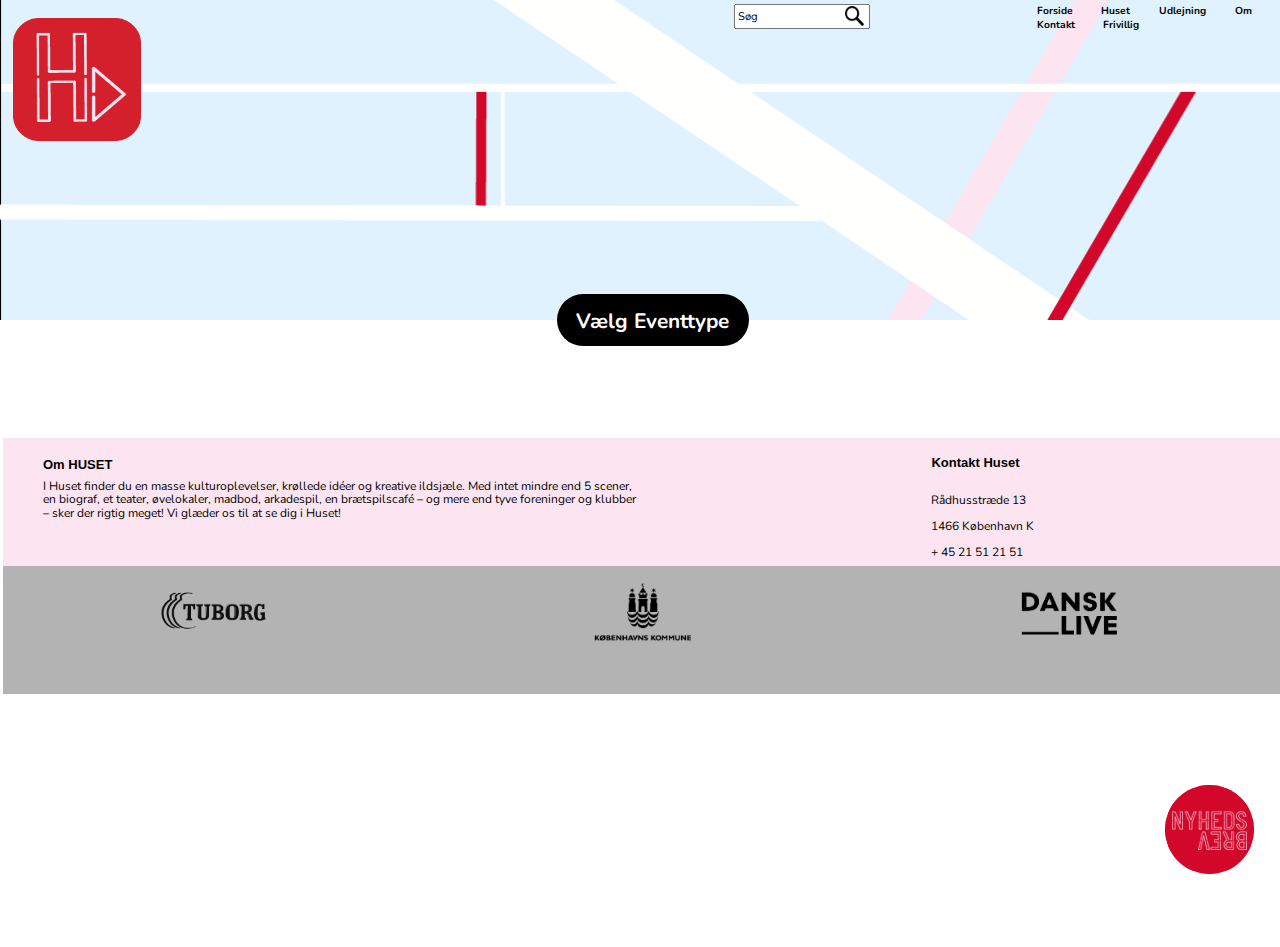
<file: index.html>
<!DOCTYPE html>
<html lang="da">

<head>

	<meta charset="utf-8">
	<meta name="viewport" content="width=device-width, initial-scale=1.0">
	<title>Gruppe 6 code</title>
	<link rel="stylesheet" href="style.css">
	<link href="https://fonts.googleapis.com/css?family=Nunito" rel="stylesheet">

</head>

<body>
	<img src="splash-02.png" alt="banner" id="banner_img">
	<a href="index.html"><img src="logo_endeligt.png" alt="logo" id="logo_frontsite"></a>

	<div id="sideNavigation" class="sidenav">
		<a href="#" onclick="closeNav()"> <img src="pil.png" alt="pil" class="pil_img pilHoejre"></a>
		<a href="index.html">Forside</a>
		<a href="etager.html">Huset</a>
		<a href="udlejning.html">Udlejning</a>
		<a href="om.html">Om</a>
		<a href="kontakt.html">Kontakt</a>
		<a href="frivillig.html">Frivillig</a>

	</div>

	<div id="navigation" class="navi">
		<img src="search.png" alt="loop" id="searchIcon">
		<input type="text" id="searchBar" value="Søg">

		<a href="index.html">Forside</a>
		<a href="etager.html">Huset</a>
		<a href="udlejning.html">Udlejning</a>
		<a href="om.html">Om</a>
		<a href="kontakt.html">Kontakt</a>
		<a href="frivillig.html">Frivillig</a>

	</div>

	<nav class="topnav">
		<a href="#" onclick="openNav()">
            <img src="pil.png" alt="pil" class="pil_img" class="pilVenstre">
        </a>
	</nav>



	<div id="main">
		<div id="sort_button">
			<a href="#" onclick="visModal()">
				<p style="text-decoration:none">Vælg Eventtype</p>
			</a>

		</div>
		<div id="modal_vindue">
			<div id="menuVindue">
				<div class="modal_knap">
					<img src="alle-01.png" alt="sorterings knap1" data-eventType="alle" class="sort_item">
					<p>Alle</p>
				</div>
				<div class="modal_knap">
					<img src="filmrulle_Artboard200px.png" alt="sorterings knap2" data-eventType="Film" class="sort_item" id="">
					<p>Film</p>
				</div>
				<div class="modal_knap">
					<img src="hoejtaler_Artboard200px.png" alt="sorterings knap3" data-eventType="Musik" class="sort_item">
					<p>Musik</p>
				</div>
				<div class="modal_knap">
					<img src="ord_Artboard200px.png" alt="sorterings knap4" data-eventType="Ord" class="sort_item">
					<p>Ord</p>
				</div>
				<div class="modal_knap">
					<img src="scenekunst_Artboard200px.png" alt="sorterings knap5" data-eventType="Scenekunst" class="sort_item">
					<p>Scenekunst</p>
				</div>
				<div class="modal_knap">
					<img src="andet_Artboard200px.png" alt="sorterings knap6" data-eventType="Andet" class="sort_item">
					<p>Andet</p>
				</div>
			</div>

		</div>
		<div id="indholdsArea">
			<!--Templaten skal være her	-->
			<section class="container">


			</section>
			<template data-template>
                <article class="postListview">


                    <img data-img id="template_img">
                    <div id="template_container">
                        <h2 data-title id="template_tittel"></h2>
                        <p data-title-to id="template_tittel_2"></p>
                        <p data-text id="template_desc"></p>
                        <p data-dato id="template_dato"></p>
                        <p data-tid id="template_tid"></p>
                        <p data-sted id="template_sted"></p>
                        <p data-genre id="template_genre"></p>
                        <span id="prisfarve">Pris:</span>
                        <p data-pris id="template_pris"></p>
                    </div>

                </article>


            </template>
		</div>
	</div>
	<div id="nyhedsbrev">
		<a href="#" onclick="visForm()"><img src="nyhedsbrev_endeligt.png" alt="" id="nyhedsbrevImg"></a>

		<div id="nyhedsbrevForm" class="toggleNyhedsbrev2">
			<p id="nyhedsTxt">Følg med i Huset!</p>
			<input type="email" id="nyhedsArea" value="Skriv din Email her:">
			<input type="submit" id="nyhedsSubmit" value="Tilmeld">

		</div>

	</div>
	<div id="footer">

		<div id="footerTxt">
			<div class="text1">

				<ul>
					<p><b>Om HUSET</b></p>
					<p>I Huset finder du en masse kulturoplevelser, krøllede idéer og kreative ildsjæle. Med intet mindre end 5 scener, en biograf, et teater, øvelokaler, madbod, arkadespil, en brætspilscafé – og mere end tyve foreninger og klubber – sker der rigtig meget! Vi glæder os til at se dig i Huset!</p>
				</ul>
			</div>
			<div class="text2">

				<ul>
					<p><b>Kontakt Huset</b></p>
					<p>Rådhusstræde 13</p>
					<p>1466 København K</p>
					<p>+ 45 21 51 21 51</p>
					<p>info@huset-kbh.dk</p>
				</ul>
			</div>

		</div>

		<div id="footerLogo">

			<div class="footerLogo_logo"><img src="tuborg.png" alt="logo1" class="sponsor"></div>
			<div class="footerLogo_logo"><img src="k%C3%B8-01.png" alt="logo1" class="sponsor"></div>
			<div class="footerLogo_logo"><img src="
                dansklive-01.png" alt="logo1" class="sponsor"></div>

		</div>

	</div>

	<script src="javascript.js"></script>

</body>

</html>
</file>
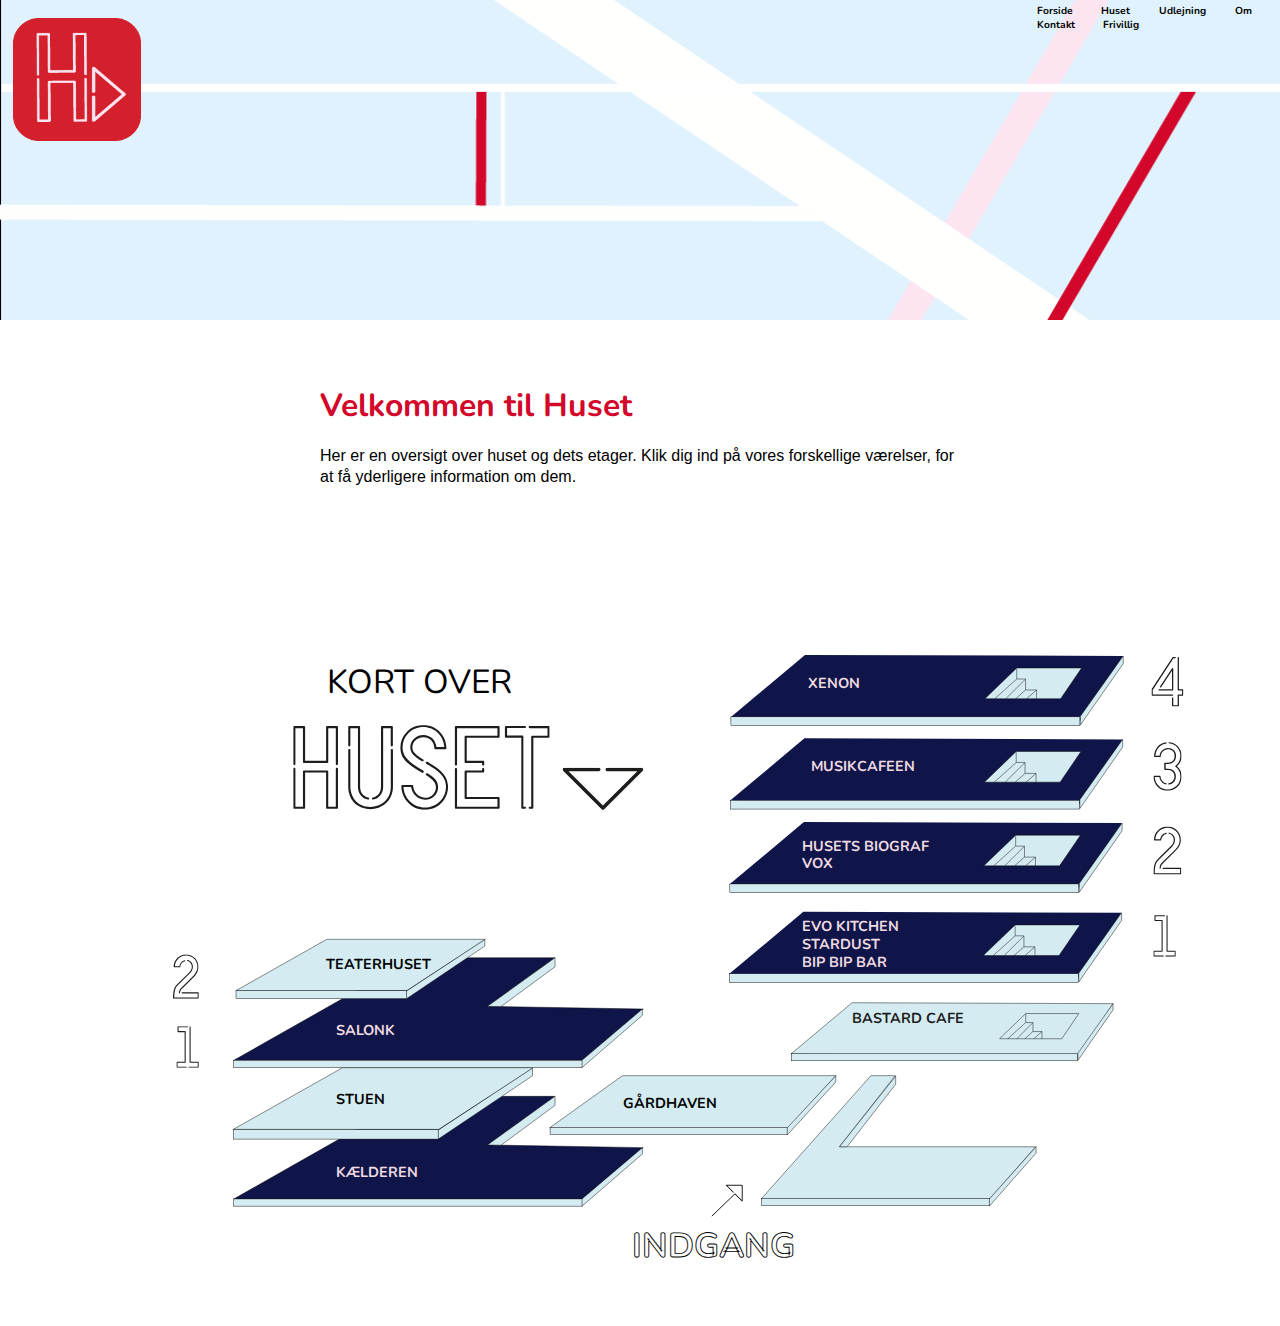
<file: etager.html>
<!DOCTYPE html>
<html lang="da">
<link href="https://fonts.googleapis.com/css?family=Nunito" rel="stylesheet">

<head>

    <meta charset="utf-8">
    <meta name="viewport" content="width=device-width, initial-scale=1.0">
    <title>Gruppe 6 code</title>
    <link rel="stylesheet" href="style.css">
</head>

<body>

    <header>
        <img src="splash-02.png" alt="banner" id="banner_img">
        <a href="index.html"><img src="logo_endeligt.png" alt="logo" id="logo_frontsite"></a>

        <div id="sideNavigation" class="sidenav">
            <a href="#" onclick="closeNav()"> <img src="pil.png" alt="pil" class="pil_img pilHoejre"></a>
            <a href="index.html">Forside</a>
            <a href="etager.html">Huset</a>
            <a href="udlejning.html">Udlejning</a>
            <a href="om.html">Om</a>
            <a href="kontakt.html">Kontakt</a>
            <a href="frivillig.html">Frivillig</a>

        </div>
        <nav class="topnav">
            <a href="#" onclick="openNav()">
                <img src="pil.png" alt="pil" class="pil_img" class="pilVenstre">
            </a>
        </nav>

        <div id="navigation" class="navi">

            <a href="index.html">Forside</a>
            <a href="etager.html">Huset</a>
            <a href="udlejning.html">Udlejning</a>
            <a href="om.html">Om</a>
            <a href="kontakt.html">Kontakt</a>
            <a href="frivillig.html">Frivillig</a>
        </div>

    </header>
    <div class="container_body">
        <h2>Velkommen til Huset</h2>

        <p>Her er en oversigt over huset og dets etager. Klik dig ind på vores forskellige værelser, for at få yderligere information om dem.</p>

    </div>
    <div id="house"></div>


    <script type="text/javascript" src="svgtest.js"></script>



</body>

</html>
</file>
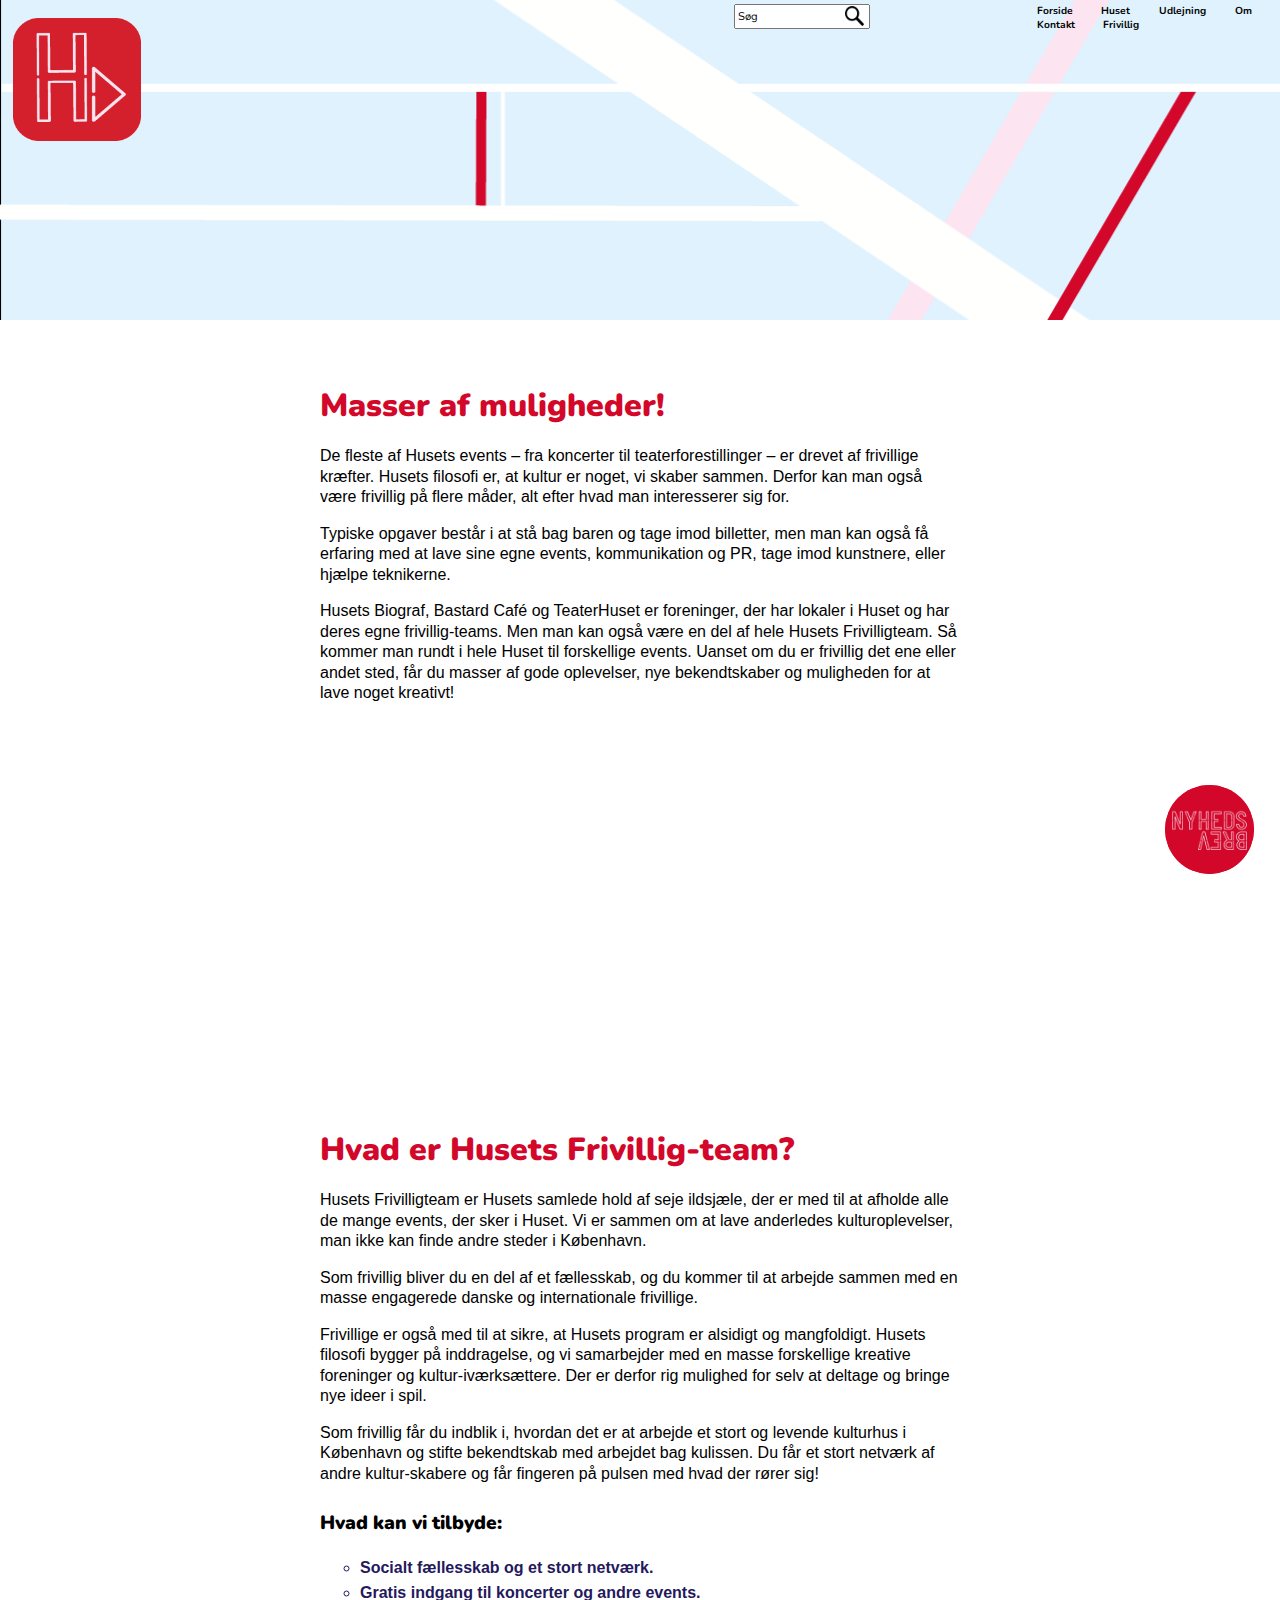
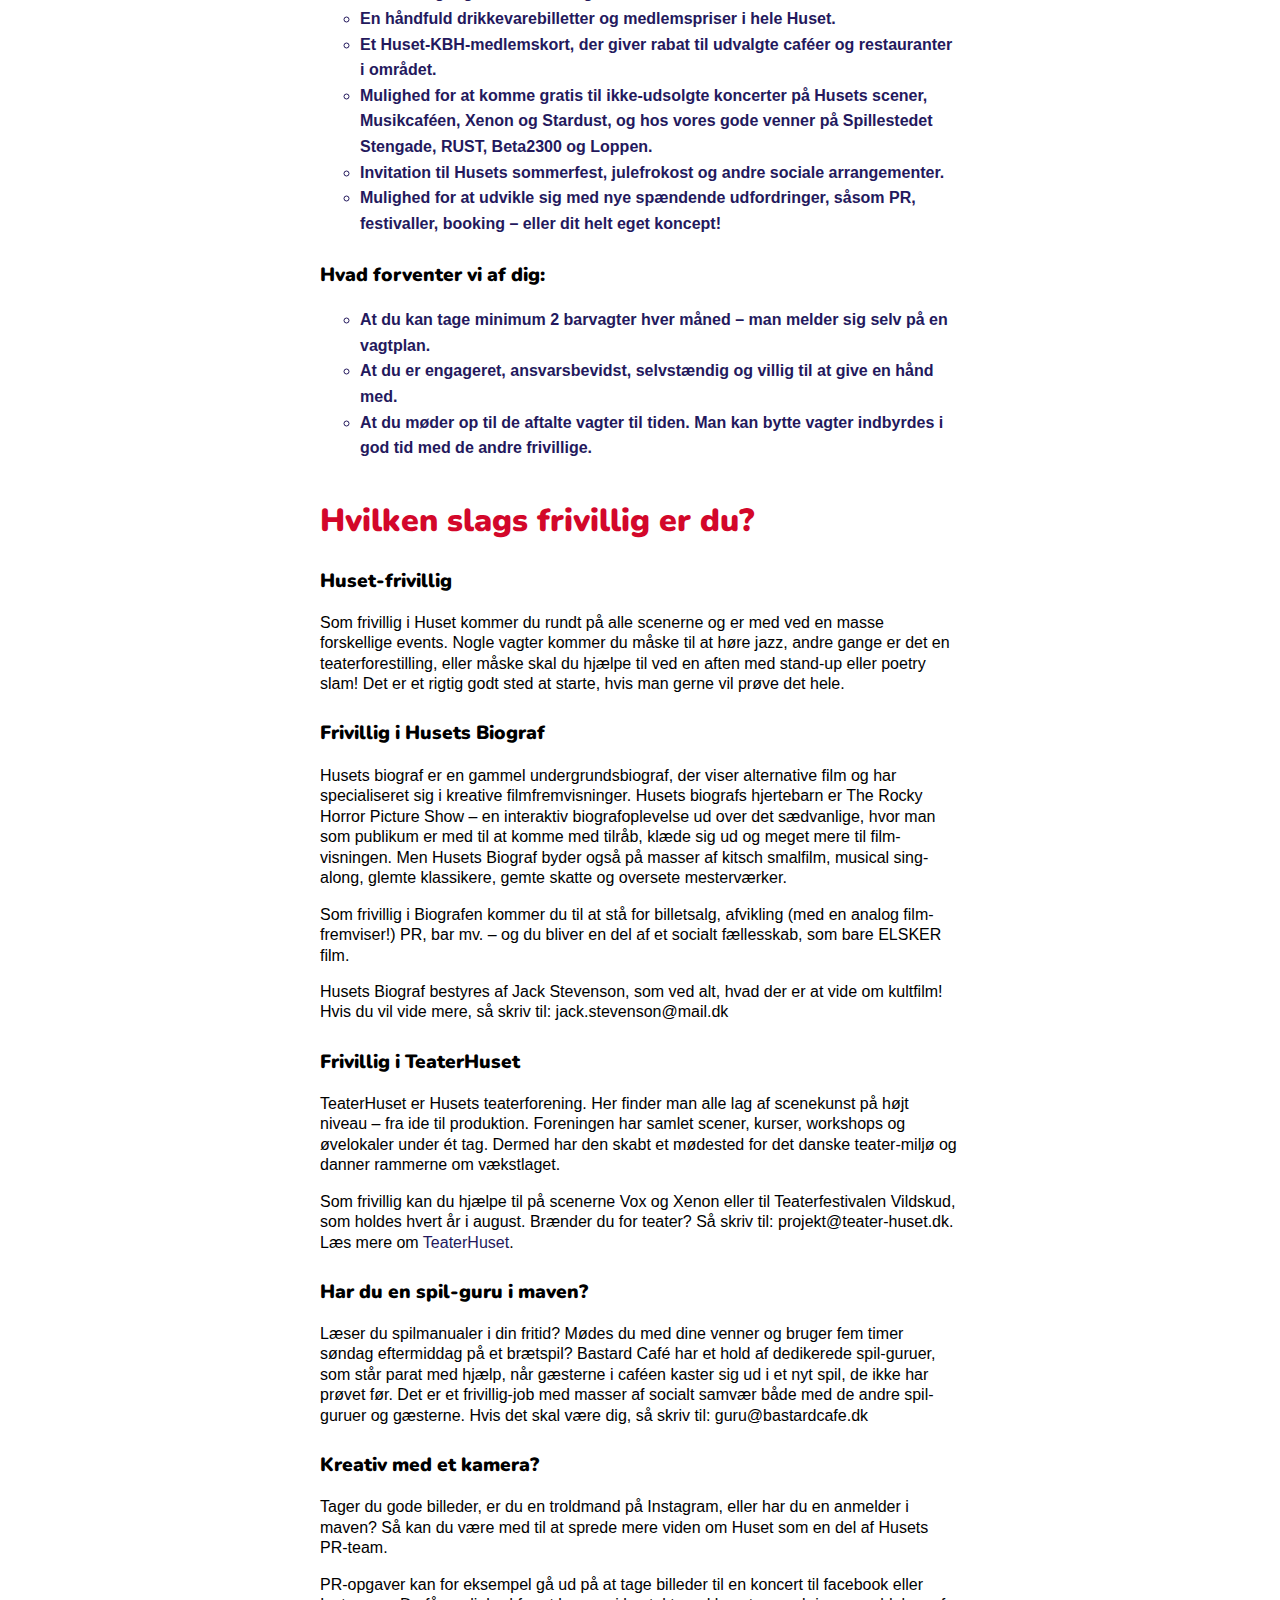
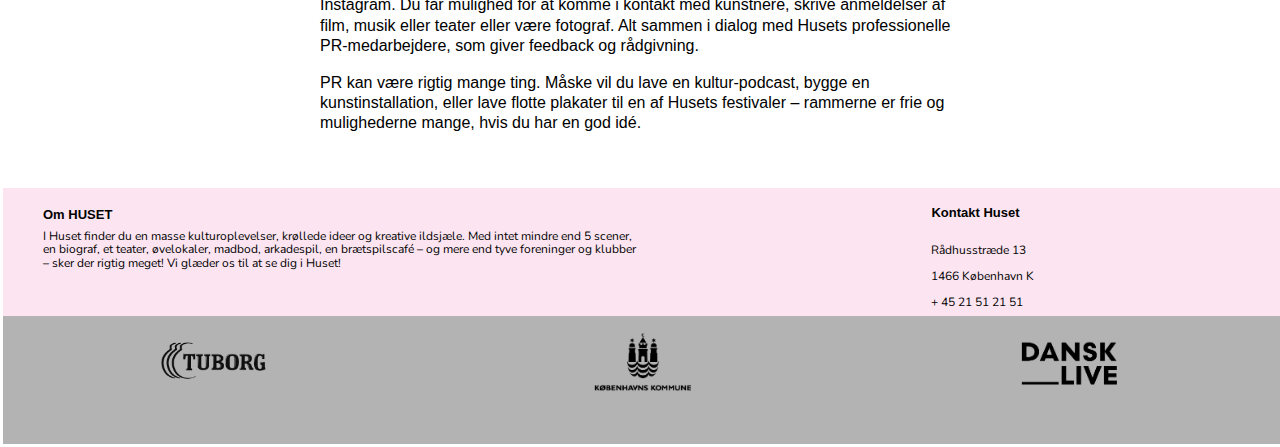
<file: frivillig.html>
<!DOCTYPE html>
<html lang="da">

<head>

	<meta charset="utf-8">
	<meta name="viewport" content="width=device-width, initial-scale=1.0">
	<title>Gruppe 6 code</title>
	<link rel="stylesheet" href="style.css">
	<link href="https://fonts.googleapis.com/css?family=Nunito" rel="stylesheet">

</head>

<body>

	<img src="splash-02.png" alt="banner" id="banner_img">
	<a href="index.html"><img src="logo_endeligt.png" alt="logo" id="logo_frontsite"></a>

	<div id="sideNavigation" class="sidenav">
		<a href="#" onclick="closeNav()"> <img src="pil.png" alt="pil" class="pil_img pilHoejre"></a>
		<a href="index.html">Forside</a>
		<a href="etager.html">Huset</a>
		<a href="udlejning.html">Udlejning</a>
		<a href="om.html">Om</a>
		<a href="kontakt.html">Kontakt</a>
		<a href="frivillig.html">Frivillig</a>

	</div>

	<div id="navigation" class="navi">
		<img src="search.png" alt="loop" id="searchIcon">
		<input type="text" id="searchBar" value="Søg">

		<a href="index.html">Forside</a>
		<a href="etager.html">Huset</a>
		<a href="udlejning.html">Udlejning</a>
		<a href="om.html">Om</a>
		<a href="kontakt.html">Kontakt</a>
		<a href="frivillig.html">Frivillig</a>

	</div>

	<nav class="topnav">
		<a href="#" onclick="openNav()">
            <img src="pil.png" alt="pil" class="pil_img" class="pilVenstre">
        </a>
	</nav>

	<div class="container_body">


		<h2><b>Masser af muligheder!</b></h2>

		<p>De fleste af Husets events – fra koncerter til teaterforestillinger – er drevet af frivillige kræfter. Husets filosofi er, at kultur er noget, vi skaber sammen. Derfor kan man også være frivillig på flere måder, alt efter hvad man interesserer sig for.</p>

		<p>Typiske opgaver består i at stå bag baren og tage imod billetter, men man kan også få erfaring med at lave sine egne events, kommunikation og PR, tage imod kunstnere, eller hjælpe teknikerne.</p>

		<p>Husets Biograf, Bastard Café og TeaterHuset er foreninger, der har lokaler i Huset og har deres egne frivillig-teams. Men man kan også være en del af hele Husets Frivilligteam. Så kommer man rundt i hele Huset til forskellige events. Uanset om du er frivillig det ene eller andet sted, får du masser af gode oplevelser, nye bekendtskaber og muligheden for at lave noget kreativt!</p>

		<iframe width="560" height="315" src="https://www.youtube.com/embed/3SpoVyj0RRI" frameborder="0" allow="accelerometer; autoplay; encrypted-media; gyroscope; picture-in-picture" allowfullscreen></iframe>

		<h2><b>Hvad er Husets Frivillig-team?</b></h2>
		<p>Husets Frivilligteam er Husets samlede hold af seje ildsjæle, der er med til at afholde alle de mange events, der sker i Huset. Vi er sammen om at lave anderledes kulturoplevelser, man ikke kan finde andre steder i København.</p>

		<p>Som frivillig bliver du en del af et fællesskab, og du kommer til at arbejde sammen med en masse engagerede danske og internationale frivillige.</p>

		<p>Frivillige er også med til at sikre, at Husets program er alsidigt og mangfoldigt. Husets filosofi bygger på inddragelse, og vi samarbejder med en masse forskellige kreative foreninger og kultur-iværksættere. Der er derfor rig mulighed for selv at deltage og bringe nye ideer i spil.</p>

		<p>Som frivillig får du indblik i, hvordan det er at arbejde et stort og levende kulturhus i København og stifte bekendtskab med arbejdet bag kulissen. Du får et stort netværk af andre kultur-skabere og får fingeren på pulsen med hvad der rører sig!</p>

		<h3><b>Hvad kan vi tilbyde:</b></h3>
		<ul>
			<li>Socialt fællesskab og et stort netværk.</li>
			<li>Gratis indgang til koncerter og andre events.</li>
			<li>En håndfuld drikkevarebilletter og medlemspriser i hele Huset.</li>
			<li>Et Huset-KBH-medlemskort, der giver rabat til udvalgte caféer og restauranter i området.</li>
			<li>Mulighed for at komme gratis til ikke-udsolgte koncerter på Husets scener, Musikcaféen, Xenon og Stardust, og hos vores gode venner på Spillestedet Stengade, RUST, Beta2300 og Loppen.</li>
			<li>Invitation til Husets sommerfest, julefrokost og andre sociale arrangementer.</li>
			<li>Mulighed for at udvikle sig med nye spændende udfordringer, såsom PR, festivaller, booking – eller dit helt eget koncept!</li>
		</ul>
		<h3><b>Hvad forventer vi af dig:</b></h3>
		<ul>
			<li>At du kan tage minimum 2 barvagter hver måned – man melder sig selv på en vagtplan.</li>
			<li>At du er engageret, ansvarsbevidst, selvstændig og villig til at give en hånd med.</li>
			<li>At du møder op til de aftalte vagter til tiden. Man kan bytte vagter indbyrdes i god tid med de andre frivillige.</li>
		</ul>

		<h2><b>Hvilken slags frivillig er du?</b></h2>

		<h3><b>Huset-frivillig</b></h3>
		<p>Som frivillig i Huset kommer du rundt på alle scenerne og er med ved en masse forskellige events. Nogle vagter kommer du måske til at høre jazz, andre gange er det en teaterforestilling, eller måske skal du hjælpe til ved en aften med stand-up eller poetry slam! Det er et rigtig godt sted at starte, hvis man gerne vil prøve det hele.</p>


		<h3><b>Frivillig i Husets Biograf</b></h3>
		<p>Husets biograf er en gammel undergrundsbiograf, der viser alternative film og har specialiseret sig i kreative filmfremvisninger. Husets biografs hjertebarn er The Rocky Horror Picture Show – en interaktiv biografoplevelse ud over det sædvanlige, hvor man som publikum er med til at komme med tilråb, klæde sig ud og meget mere til film-visningen. Men Husets Biograf byder også på masser af kitsch smalfilm, musical sing-along, glemte klassikere, gemte skatte og oversete mesterværker.</p>

		<p>Som frivillig i Biografen kommer du til at stå for billetsalg, afvikling (med en analog film-fremviser!) PR, bar mv. – og du bliver en del af et socialt fællesskab, som bare ELSKER film.</p>

		<p>Husets Biograf bestyres af Jack Stevenson, som ved alt, hvad der er at vide om kultfilm! Hvis du vil vide mere, så skriv til: jack.stevenson@mail.dk </p>


		<h3><b>Frivillig i TeaterHuset</b></h3>
		<p>TeaterHuset er Husets teaterforening. Her finder man alle lag af scenekunst på højt niveau – fra ide til produktion. Foreningen har samlet scener, kurser, workshops og øvelokaler under ét tag. Dermed har den skabt et mødested for det danske teater-miljø og danner rammerne om vækstlaget. </p>

		<p>Som frivillig kan du hjælpe til på scenerne Vox og Xenon eller til Teaterfestivalen Vildskud, som holdes hvert år i august. Brænder du for teater? Så skriv til: projekt@teater-huset.dk. Læs mere om <a href="https://www.facebook.com/teaterhuset/">TeaterHuset</a>. </p>


		<h3><b>Har du en spil-guru i maven? </b></h3>
		<p>Læser du spilmanualer i din fritid? Mødes du med dine venner og bruger fem timer søndag eftermiddag på et brætspil? Bastard Café har et hold af dedikerede spil-guruer, som står parat med hjælp, når gæsterne i caféen kaster sig ud i et nyt spil, de ikke har prøvet før. Det er et frivillig-job med masser af socialt samvær både med de andre spil-guruer og gæsterne. Hvis det skal være dig, så skriv til: guru@bastardcafe.dk </p>


		<h3><b>Kreativ med et kamera?  </b></h3>
		<p>Tager du gode billeder, er du en troldmand på Instagram, eller har du en anmelder i maven? Så kan du være med til at sprede mere viden om Huset som en del af Husets PR-team.</p>

		<p>PR-opgaver kan for eksempel gå ud på at tage billeder til en koncert til facebook eller Instagram. Du får mulighed for at komme i kontakt med kunstnere, skrive anmeldelser af film, musik eller teater eller være fotograf. Alt sammen i dialog med Husets professionelle PR-medarbejdere, som giver feedback og rådgivning. </p>

		<p>PR kan være rigtig mange ting. Måske vil du lave en kultur-podcast, bygge en kunstinstallation, eller lave flotte plakater til en af Husets festivaler – rammerne er frie og mulighederne mange, hvis du har en god idé.</p>



		<script src="javascript.js"></script>

	</div>

	<div id="nyhedsbrev">
		<a href="#" onclick="visForm()"><img src="nyhedsbrev_endeligt.png" alt="" id="nyhedsbrevImg"></a>

		<div id="nyhedsbrevForm" class="toggleNyhedsbrev2">
			<p id="nyhedsTxt">Følg med i Huset!</p>
			<input type="email" id="nyhedsArea" value="Skriv din Email her:">
			<input type="submit" id="nyhedsSubmit" value="Tilmeld">

		</div>

	</div>
	<div id="footer">

		<div id="footerTxt">
			<div class="text1">

				<ul>
					<p><b>Om HUSET</b></p>
					<p>I Huset finder du en masse kulturoplevelser, krøllede ideer og kreative ildsjæle. Med intet mindre end 5 scener, en biograf, et teater, øvelokaler, madbod, arkadespil, en brætspilscafé – og mere end tyve foreninger og klubber – sker der rigtig meget! Vi glæder os til at se dig i Huset!</p>
				</ul>
			</div>
			<div class="text2">

				<ul>
					<p><b>Kontakt Huset</b></p>
					<p>Rådhusstræde 13</p>
					<p>1466 København K</p>
					<p>+ 45 21 51 21 51</p>
					<p>info@huset-kbh.dk</p>
				</ul>
			</div>

		</div>

		<div id="footerLogo">


			<div class="footerLogo_logo"><img src="tuborg.png" alt="logo1" class="sponsor"></div>
			<div class="footerLogo_logo"><img src="k%C3%B8-01.png" alt="logo1" class="sponsor"></div>
			<div class="footerLogo_logo"><img src="
                dansklive-01.png" alt="logo1" class="sponsor"></div>

		</div>

	</div>

</body>

</html>
</file>
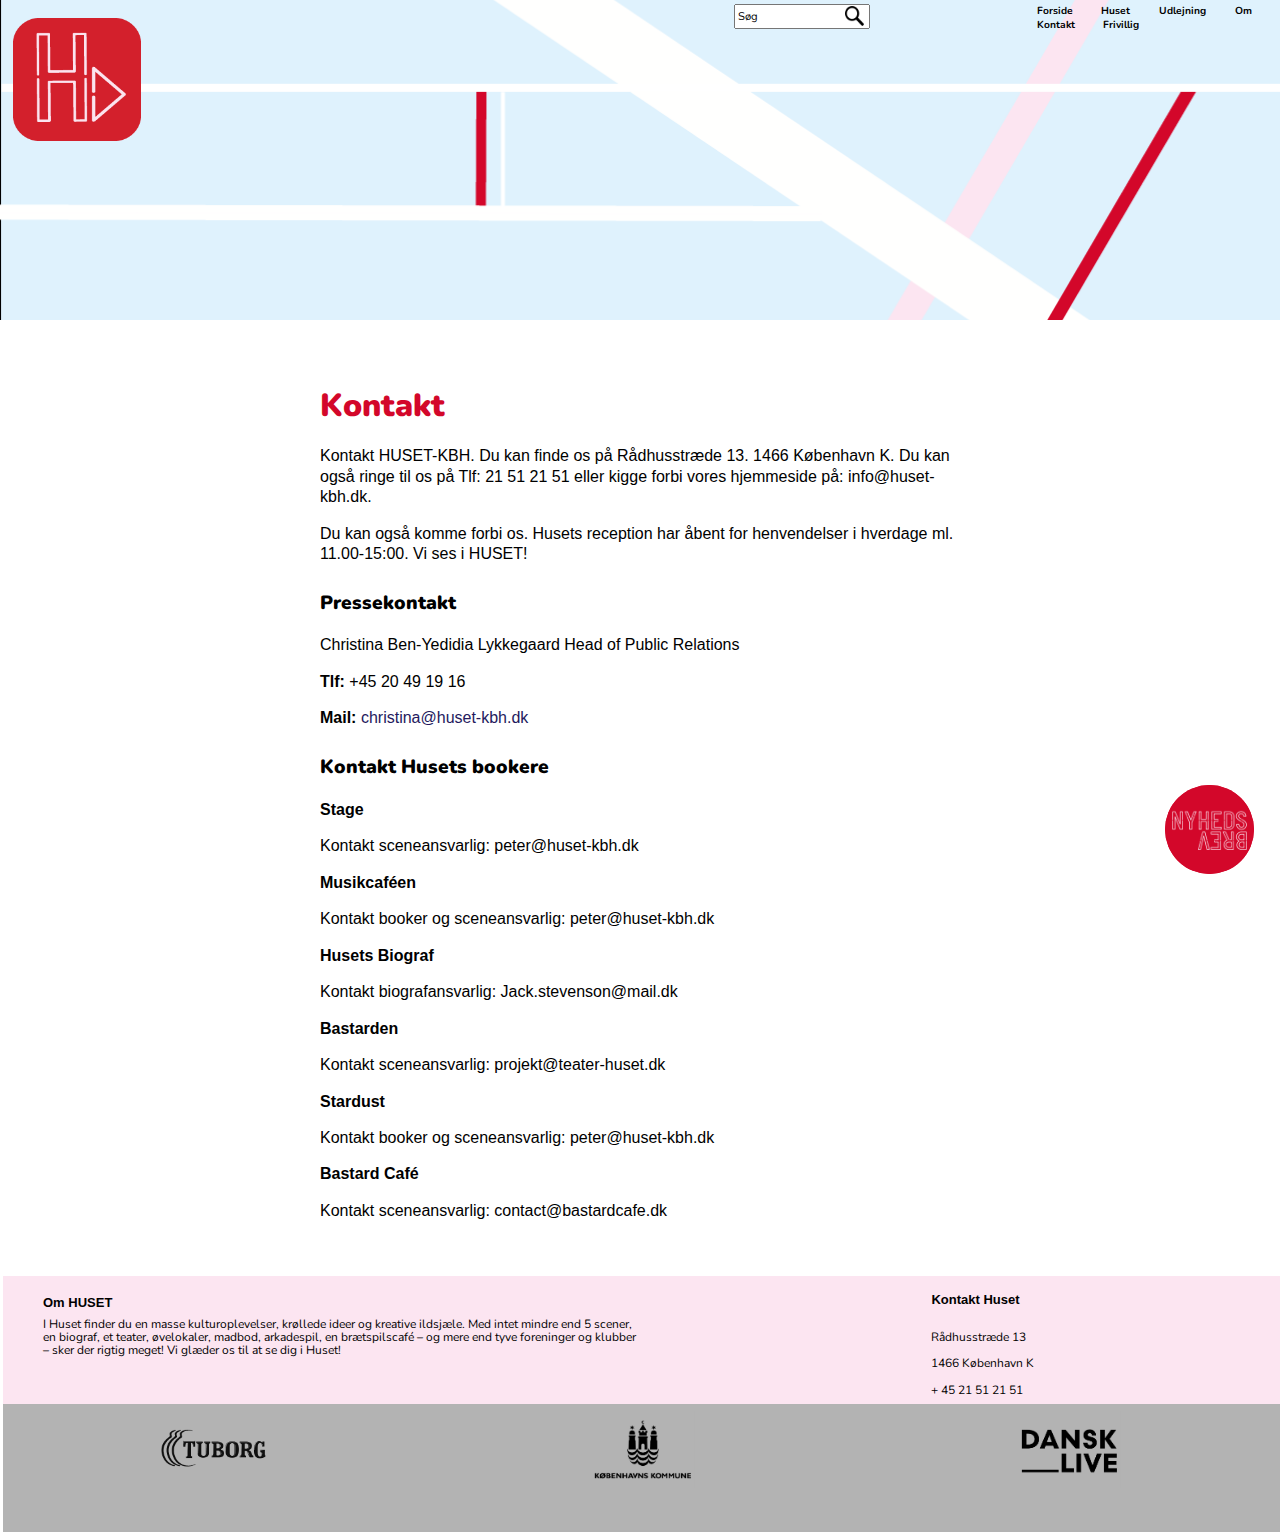
<file: kontakt.html>
<!DOCTYPE html>
<html lang="da">

<head>

	<meta charset="utf-8">
	<meta name="viewport" content="width=device-width, initial-scale=1.0">
	<title>Gruppe 6 code</title>
	<link rel="stylesheet" href="style.css">
	<link href="https://fonts.googleapis.com/css?family=Nunito" rel="stylesheet">

</head>

<body>

	<img src="splash-02.png" alt="banner" id="banner_img">
	<a href="index.html"><img src="logo_endeligt.png" alt="logo" id="logo_frontsite"></a>

	<div id="sideNavigation" class="sidenav">
		<a href="#" onclick="closeNav()"> <img src="pil.png" alt="pil" class="pil_img pilHoejre"></a>
		<a href="index.html">Huset</a>
		<a href="etager.html">Etagerne</a>
		<a href="udlejning.html">Udlejning</a>
		<a href="om.html">Om</a>
		<a href="kontakt.html">Kontakt</a>
		<a href="frivillig.html">Frivillig</a>

	</div>

	<div id="navigation" class="navi">
		<img src="search.png" alt="loop" id="searchIcon">
		<input type="text" id="searchBar" value="Søg">

		<a href="index.html">Forside</a>
		<a href="etager.html">Huset</a>
		<a href="udlejning.html">Udlejning</a>
		<a href="om.html">Om</a>
		<a href="kontakt.html">Kontakt</a>
		<a href="frivillig.html">Frivillig</a>

	</div>

	<nav class="topnav">
		<a href="#" onclick="openNav()">
            <img src="pil.png" alt="pil" class="pil_img" class="pilVenstre">
        </a>
	</nav>

	<div class="container_body">

		<h2><b>Kontakt</b></h2>
		<p>Kontakt HUSET-KBH. Du kan finde os på Rådhusstræde 13. 1466 København K. Du kan også ringe til os på Tlf: 21 51 21 51 eller kigge forbi vores hjemmeside på: info@huset-kbh.dk.</p>

		<p>Du kan også komme forbi os. Husets reception har åbent for henvendelser i hverdage ml. 11.00-15:00. Vi ses i HUSET! </p>







		<h3><b>Pressekontakt</b></h3>
		<p>Christina Ben-Yedidia Lykkegaard Head of Public Relations </p>


		<p><b>Tlf:</b> +45 20 49 19 16 </p>
		<p><b>Mail:</b> <a href="http://mailto@huset-kbh.dk/">christina@huset-kbh.dk</a> </p>



		<h3><b>Kontakt Husets bookere</b></h3>
		<p><b>Stage</b></p>
		<p>Kontakt sceneansvarlig: peter@huset-kbh.dk </p>
		<p><b>Musikcaféen</b></p>
		<p>Kontakt booker og sceneansvarlig: peter@huset-kbh.dk </p>
		<p><b>Husets Biograf</b></p>
		<p>Kontakt biografansvarlig: Jack.stevenson@mail.dk </p>
		<p><b>Bastarden</b></p>
		<p>Kontakt sceneansvarlig: projekt@teater-huset.dk </p>
		<p><b>Stardust</b></p>
		<p>Kontakt booker og sceneansvarlig: peter@huset-kbh.dk </p>
		<p><b>Bastard Café</b></p>
		<p>Kontakt sceneansvarlig: contact@bastardcafe.dk </p>



		<script src="javascript.js"></script>


	</div>

	<div id="nyhedsbrev">
		<a href="#" onclick="visForm()"><img src="nyhedsbrev_endeligt.png" alt="" id="nyhedsbrevImg"></a>

		<div id="nyhedsbrevForm" class="toggleNyhedsbrev2">
			<p id="nyhedsTxt">Følg med i Huset!</p>
			<input type="email" id="nyhedsArea" value="Skriv din Email her:">
			<input type="submit" id="nyhedsSubmit" value="Tilmeld">

		</div>

	</div>
	<div id="footer">

		<div id="footerTxt">
			<div class="text1">

				<ul>
					<p><b>Om HUSET</b></p>
					<p>I Huset finder du en masse kulturoplevelser, krøllede ideer og kreative ildsjæle. Med intet mindre end 5 scener, en biograf, et teater, øvelokaler, madbod, arkadespil, en brætspilscafé – og mere end tyve foreninger og klubber – sker der rigtig meget! Vi glæder os til at se dig i Huset!</p>
				</ul>
			</div>
			<div class="text2">

				<ul>
					<p><b>Kontakt Huset</b></p>
					<p>Rådhusstræde 13</p>
					<p>1466 København K</p>
					<p>+ 45 21 51 21 51</p>
					<p>info@huset-kbh.dk</p>
				</ul>
			</div>

		</div>

		<div id="footerLogo">


			<div class="footerLogo_logo"><img src="tuborg.png" alt="logo1" class="sponsor"></div>
			<div class="footerLogo_logo"><img src="k%C3%B8-01.png" alt="logo1" class="sponsor"></div>
			<div class="footerLogo_logo"><img src="
                dansklive-01.png" alt="logo1" class="sponsor"></div>

		</div>

	</div>

</body>

</html>
</file>
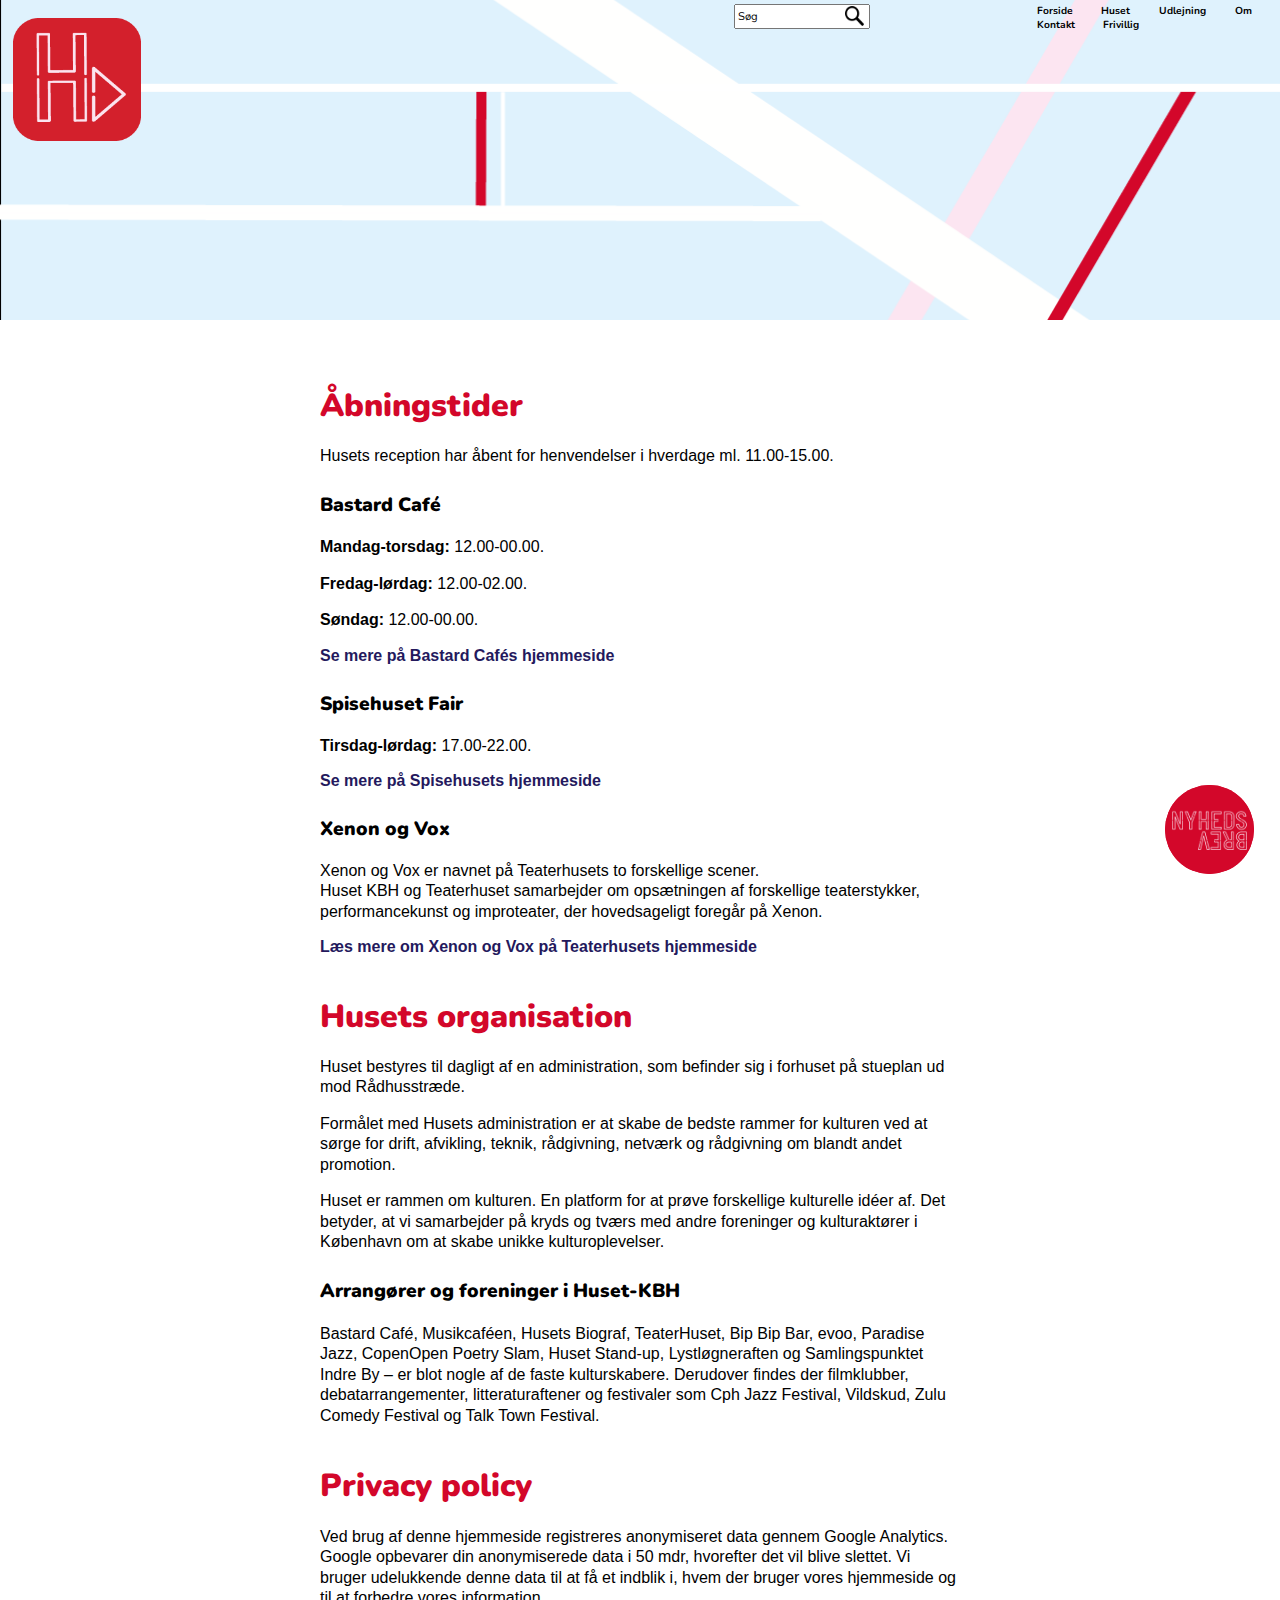
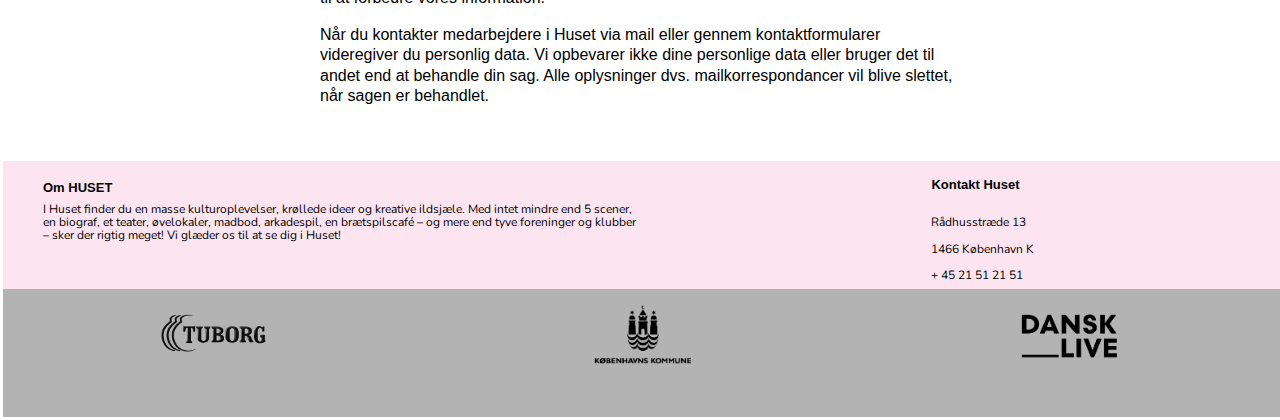
<file: om.html>
<!DOCTYPE html>
<html lang="da">

<head>

	<meta charset="utf-8">
	<meta name="viewport" content="width=device-width, initial-scale=1.0">
	<title>Gruppe 6 code</title>
	<link rel="stylesheet" href="style.css">
	<link href="https://fonts.googleapis.com/css?family=Nunito" rel="stylesheet">

</head>

<body>

	<img src="splash-02.png" alt="banner" id="banner_img">
	<a href="index.html"><img src="logo_endeligt.png" alt="logo" id="logo_frontsite"></a>

	<div id="sideNavigation" class="sidenav">
		<a href="#" onclick="closeNav()"> <img src="pil.png" alt="pil" class="pil_img pilHoejre"></a>
		<a href="index.html">Forside</a>
		<a href="etager.html">Huset</a>
		<a href="udlejning.html">Udlejning</a>
		<a href="om.html">Om</a>
		<a href="kontakt.html">Kontakt</a>
		<a href="frivillig.html">Frivillig</a>

	</div>

	<div id="navigation" class="navi">
		<img src="search.png" alt="loop" id="searchIcon">
		<input type="text" id="searchBar" value="Søg">

		<a href="index.html">Forside</a>
		<a href="etager.html">Huset</a>
		<a href="udlejning.html">Udlejning</a>
		<a href="om.html">Om</a>
		<a href="kontakt.html">Kontakt</a>
		<a href="frivillig.html">Frivillig</a>

	</div>

	<nav class="topnav">
		<a href="#" onclick="openNav()">
            <img src="pil.png" alt="pil" class="pil_img" class="pilVenstre">
        </a>
	</nav>


	<div class="container_body">

		<h2><b>Åbningstider</b></h2>

		<p> Husets reception har åbent for henvendelser i hverdage ml. 11.00-15.00.</p>

		<h3><b>Bastard Café</b></h3>
		<p><b>Mandag-torsdag:</b> 12.00-00.00.</p>

		<p><b>Fredag-lørdag:</b> 12.00-02.00.</p>

		<p><b>Søndag:</b> 12.00-00.00.</p>

		<a href="https://bastardcafe.dk/"><b>Se mere på Bastard Cafés hjemmeside</b></a>


		<h3><b>Spisehuset Fair</b></h3>
		<p> <b>Tirsdag-lørdag:</b> 17.00-22.00.</p>

		<a href="http://kaffefair.dk/maddrikke/"><b>Se mere på Spisehusets hjemmeside</b></a>

		<h3><b>Xenon og Vox</b></h3>
		<p> Xenon og Vox er navnet på Teaterhusets to forskellige scener. <br>Huset KBH og Teaterhuset samarbejder om opsætningen af forskellige teaterstykker, performancekunst og improteater, der hovedsageligt foregår på Xenon.</p>

		<a href="https://www.teater-huset.dk"><b>Læs mere om Xenon og Vox på Teaterhusets hjemmeside</b></a>


		<h2><b>Husets organisation </b></h2>
		<p> Huset bestyres til dagligt af en administration, som befinder sig i forhuset på stueplan ud mod Rådhusstræde. </p>

		<p> Formålet med Husets administration er at skabe de bedste rammer for kulturen ved at sørge for drift, afvikling, teknik, rådgivning, netværk og rådgivning om blandt andet promotion.</p>

		<p> Huset er rammen om kulturen. En platform for at prøve forskellige kulturelle idéer af. Det betyder, at vi samarbejder på kryds og tværs med andre foreninger og kulturaktører i København om at skabe unikke kulturoplevelser. </p>


		<h3><b>Arrangører og foreninger i Huset-KBH</b></h3>

		<p> Bastard Café, Musikcaféen, Husets Biograf, TeaterHuset, Bip Bip Bar, evoo, Paradise Jazz, CopenOpen Poetry Slam, Huset Stand-up, Lystløgneraften og Samlingspunktet Indre By – er blot nogle af de faste kulturskabere. Derudover findes der filmklubber, debatarrangementer, litteraturaftener og festivaler som Cph Jazz Festival, Vildskud, Zulu Comedy Festival og Talk Town Festival. </p>

		<h2><b>Privacy policy</b></h2>

		<p> Ved brug af denne hjemmeside registreres anonymiseret data gennem Google Analytics. Google opbevarer din anonymiserede data i 50 mdr, hvorefter det vil blive slettet. Vi bruger udelukkende denne data til at få et indblik i, hvem der bruger vores hjemmeside og til at forbedre vores information. </p>

		<p> Når du kontakter medarbejdere i Huset via mail eller gennem kontaktformularer videregiver du personlig data. Vi opbevarer ikke dine personlige data eller bruger det til andet end at behandle din sag. Alle oplysninger dvs. mailkorrespondancer vil blive slettet, når sagen er behandlet.</p>

		<script src="javascript.js"></script>

	</div>

	<div id="nyhedsbrev">
		<a href="#" onclick="visForm()"><img src="nyhedsbrev_endeligt.png" alt="" id="nyhedsbrevImg"></a>

		<div id="nyhedsbrevForm" class="toggleNyhedsbrev2">
			<p id="nyhedsTxt">Følg med i Huset!</p>
			<input type="email" id="nyhedsArea" value="Skriv din Email her:">
			<input type="submit" id="nyhedsSubmit" value="Tilmeld">

		</div>

	</div>
	<div id="footer">

		<div id="footerTxt">
			<div class="text1">

				<ul>
					<p><b>Om HUSET</b></p>
					<p>I Huset finder du en masse kulturoplevelser, krøllede ideer og kreative ildsjæle. Med intet mindre end 5 scener, en biograf, et teater, øvelokaler, madbod, arkadespil, en brætspilscafé – og mere end tyve foreninger og klubber – sker der rigtig meget! Vi glæder os til at se dig i Huset!</p>
				</ul>
			</div>
			<div class="text2">

				<ul>
					<p><b>Kontakt Huset</b></p>
					<p>Rådhusstræde 13</p>
					<p>1466 København K</p>
					<p>+ 45 21 51 21 51</p>
					<p>info@huset-kbh.dk</p>
				</ul>
			</div>

		</div>

		<div id="footerLogo">


			<div class="footerLogo_logo"><img src="tuborg.png" alt="logo1" class="sponsor"></div>
			<div class="footerLogo_logo"><img src="k%C3%B8-01.png" alt="logo1" class="sponsor"></div>
			<div class="footerLogo_logo"><img src="
                dansklive-01.png" alt="logo1" class="sponsor"></div>

		</div>

	</div>

</body>

</html>
</file>
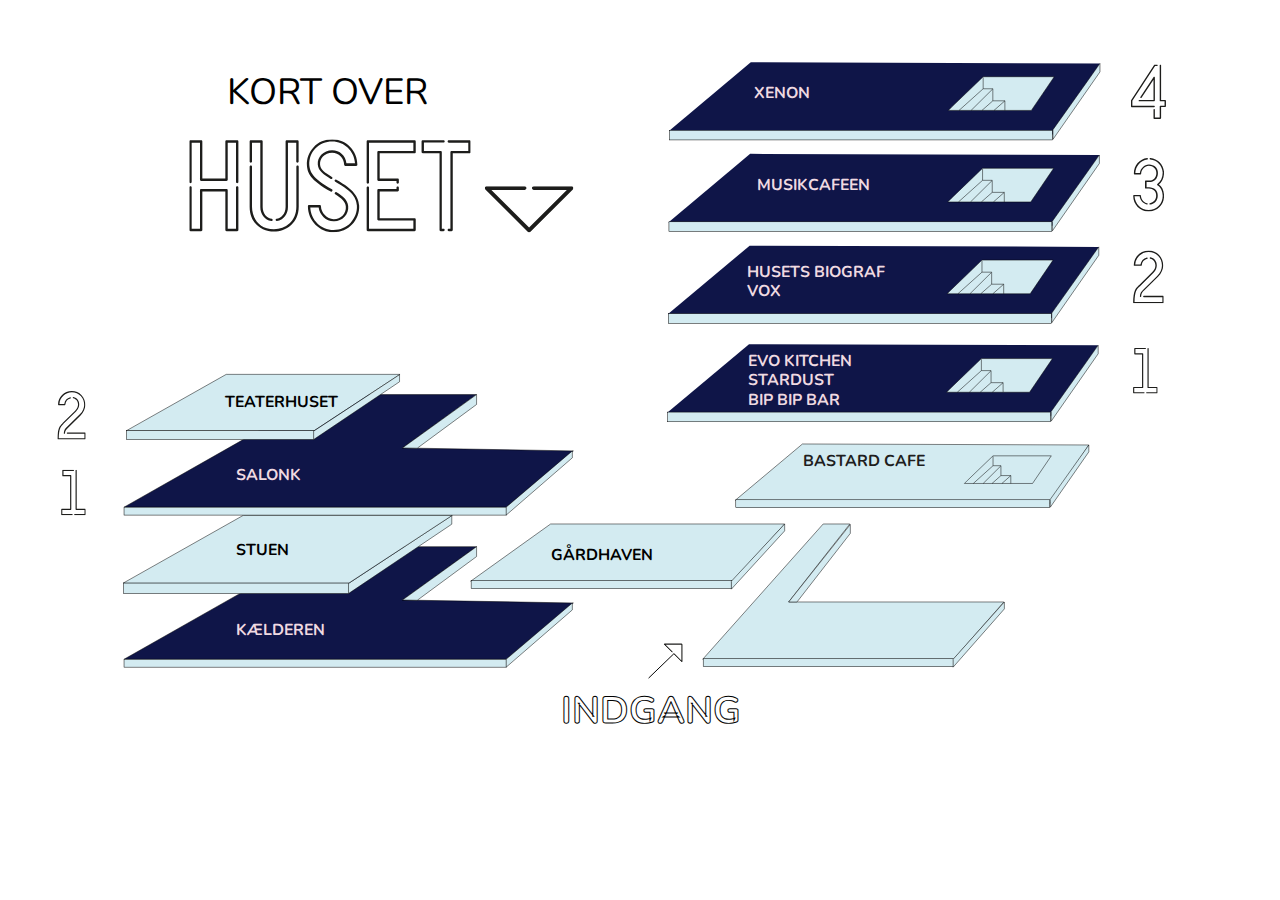
<file: svgtest.html>
<!doctype html>
<html>

<head>
    <meta charset="UTF-8">
    <title>Untitled Document</title>
    <link href="https://fonts.googleapis.com/css?family=Nunito" rel="stylesheet">
    <style>

        g text {

         font-weight: bold;


        }

        g text:hover {

        font-size: 18px;
        opacity: 0.7;
        cursor: pointer;

        }

        g tspan:hover {

            font-size: 18px;
            opacity: 0.7;
            cursor: pointer;
        }

        polygon#plade-xenon:hover {

            fill: #D3072A;
        }

        polygon#plade-musik:hover {

            fill: #D3072A;
        }

         polygon#plade-star:hover {

            fill: #D3072A;
        }

        polygon#plade-bio:hover {

            fill: #D3072A;
        }

        polygon#plade-bastard:hover {

            fill: #FCE5F1

        }

           polygon#plade-indgang:hover {

            fill: #FCE5F1

        }

          polygon#plade-gaardhaven:hover {

            fill: #FCE5F1
        }

          polygon#plade-salonk:hover {

            fill: #D3072A;
        }

          polygon#plade-stuen:hover {

            fill: #FCE5F1;

        }

          polygon#plade-kaelder:hover {

            fill: #D3072A

        }

          polygon#plade-teater:hover {

            fill: #FCE5F1;
        }



    </style>

</head>

<body>

    <div id="house"></div>
    <script type="text/javascript" src="svgtest.js"></script>
</body>

</html>
</file>
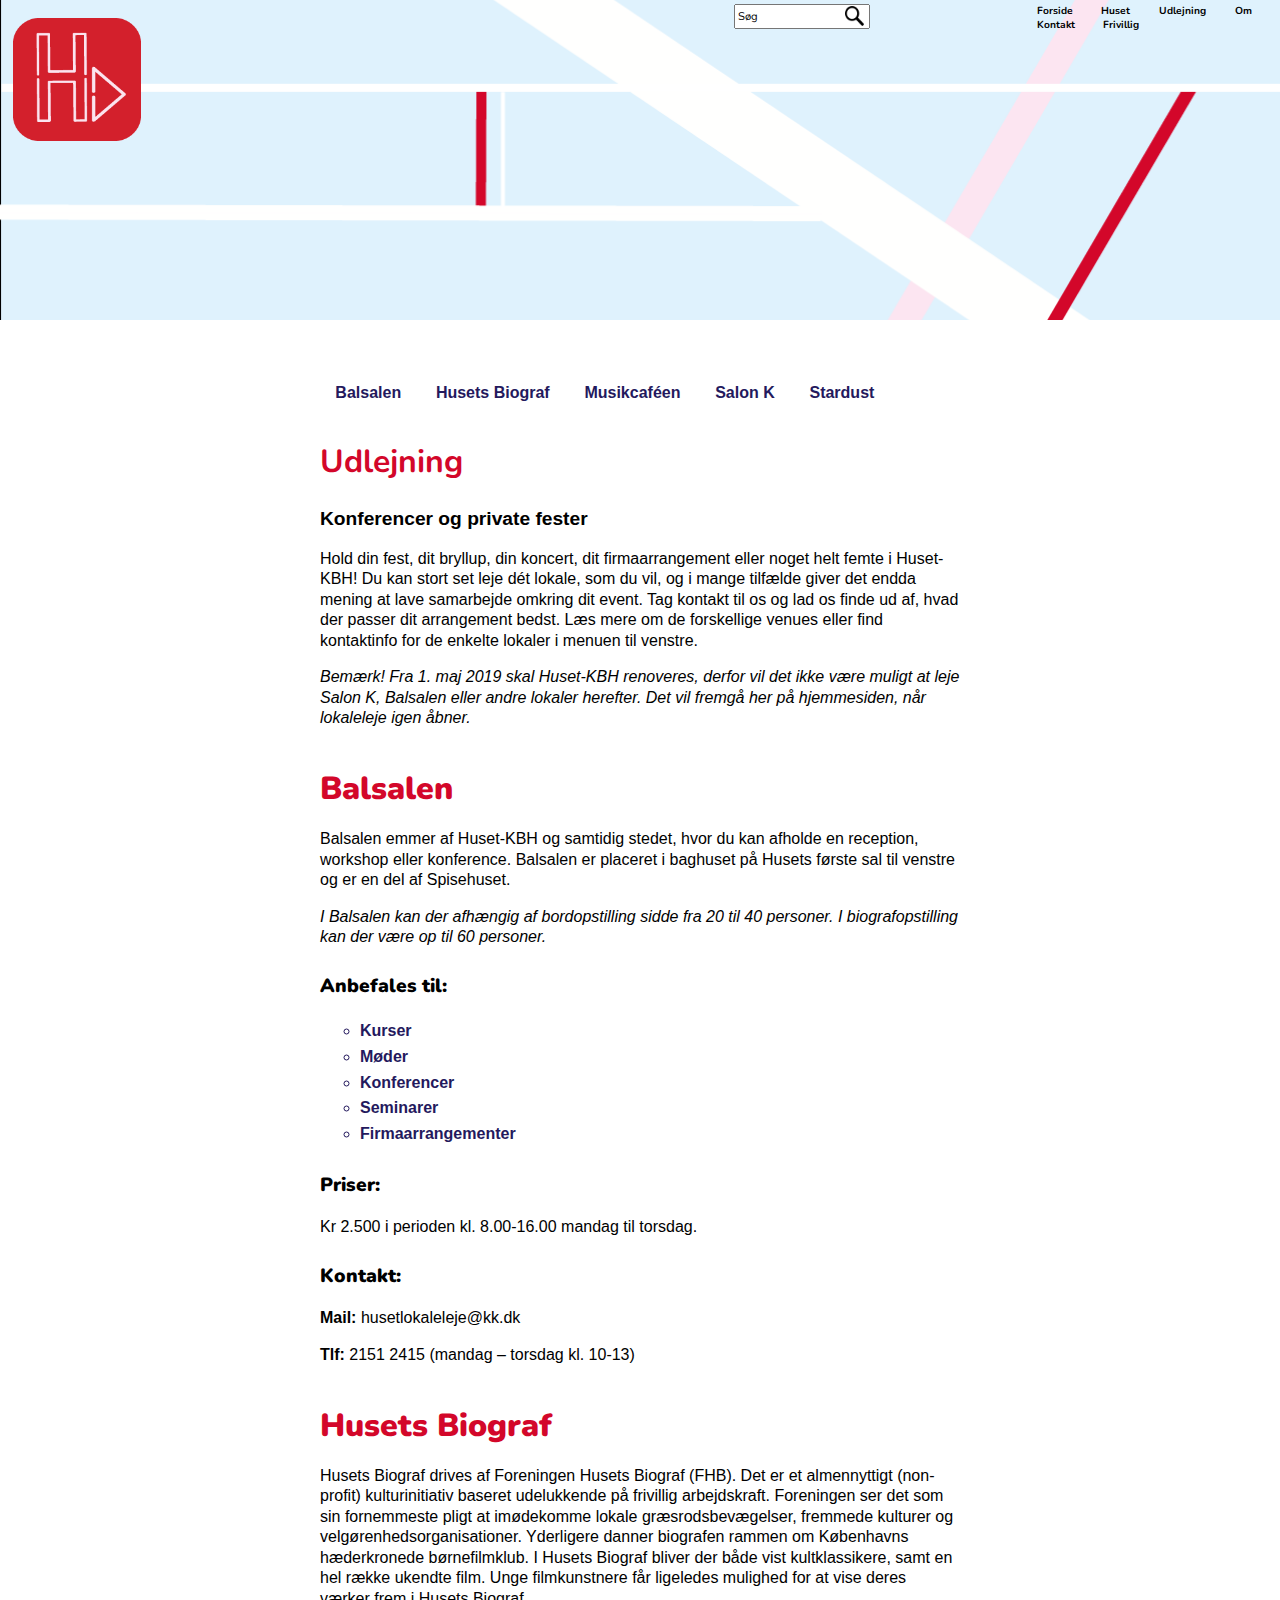
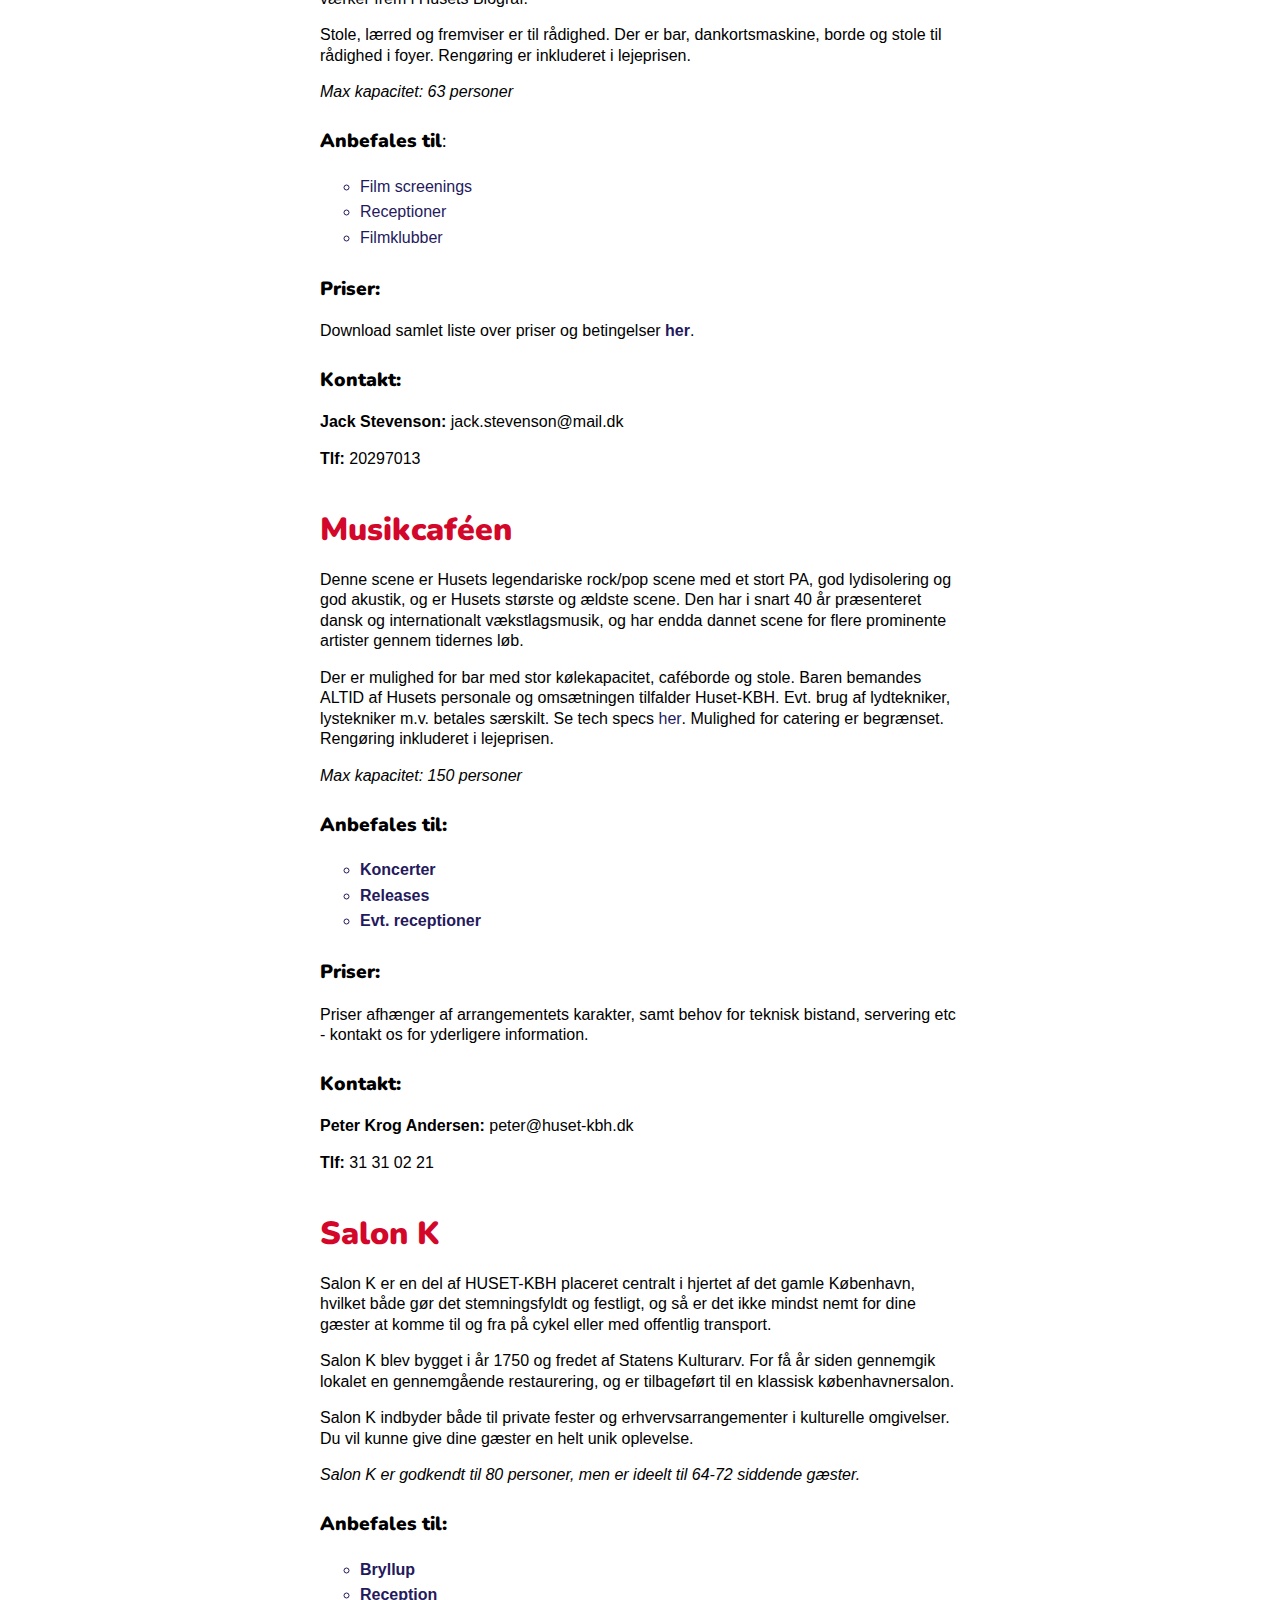
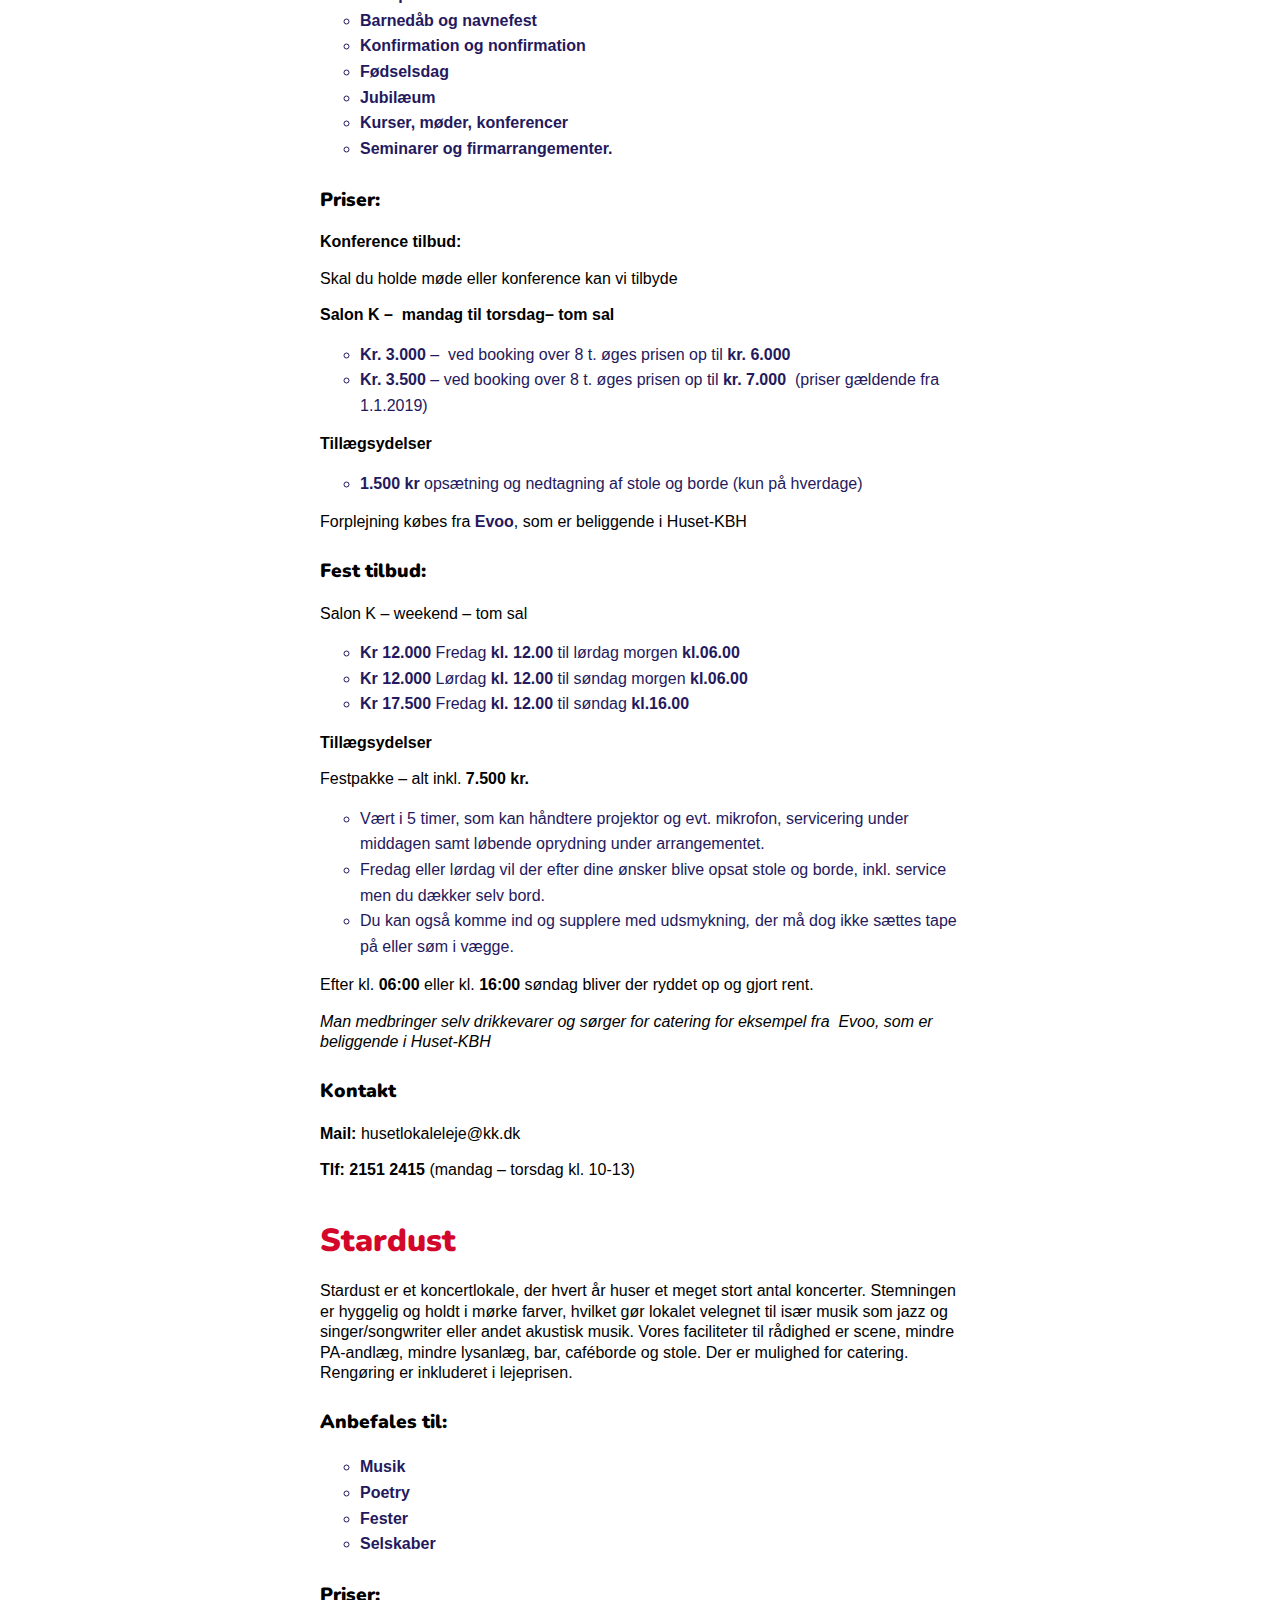
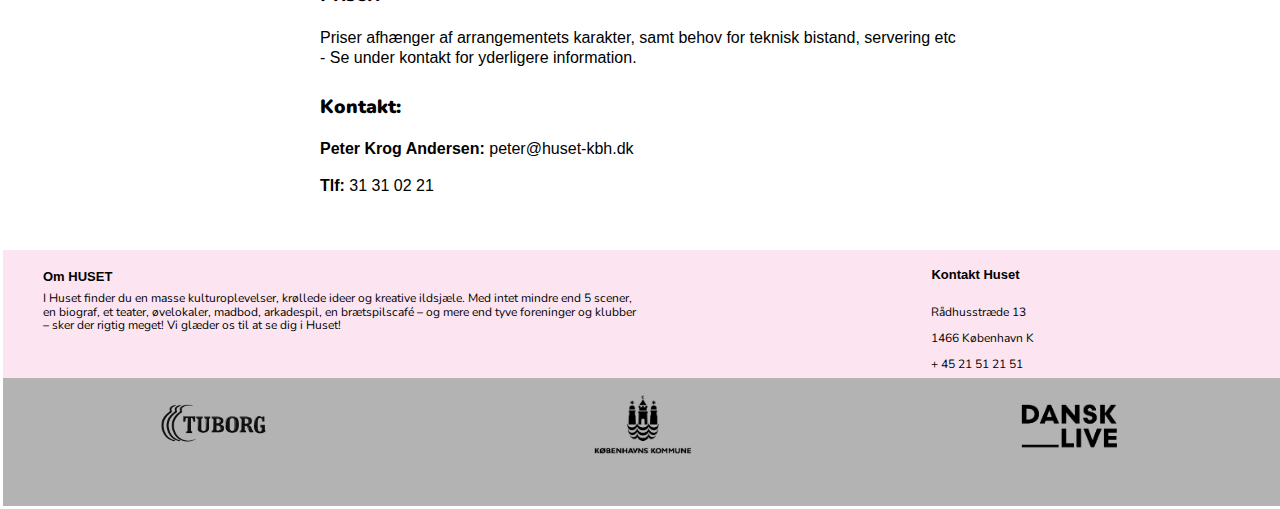
<file: udlejning.html>
<!DOCTYPE html>
<html lang="da">

<head>

	<meta charset="utf-8">
	<meta name="viewport" content="width=device-width, initial-scale=1.0">
	<title>Gruppe 6 code</title>
	<link rel="stylesheet" href="style.css">
	<link href="https://fonts.googleapis.com/css?family=Nunito" rel="stylesheet">

</head>

<body>

	<img src="splash-02.png" alt="banner" id="banner_img">
	<a href="index.html"><img src="logo_endeligt.png" alt="logo" id="logo_frontsite"></a>

	<div id="sideNavigation" class="sidenav">
		<a href="#" onclick="closeNav()"> <img src="pil.png" alt="pil" class="pil_img pilHoejre"></a>
		<a href="index.html">Huset</a>
		<a href="etager.html">Etagerne</a>
		<a href="udlejning.html">Udlejning</a>
		<a href="om.html">Om</a>
		<a href="kontakt.html">Kontakt</a>
		<a href="frivillig.html">Frivillig</a>

	</div>

	<div id="navigation" class="navi">
		<img src="search.png" alt="loop" id="searchIcon">
		<input type="text" id="searchBar" value="Søg">

		<a href="index.html">Forside</a>
		<a href="etager.html">Huset</a>
		<a href="udlejning.html">Udlejning</a>
		<a href="om.html">Om</a>
		<a href="kontakt.html">Kontakt</a>
		<a href="frivillig.html">Frivillig</a>

	</div>

	<nav class="topnav">
		<a href="#" onclick="openNav()">
            <img src="pil.png" alt="pil" class="pil_img" class="pilVenstre">
        </a>
	</nav>

	<div class="container_body">

		<div id="udlejningnav" class="naviUd">

			<a href="#balsalen">Balsalen</a>
			<a href="#husetsbio">Husets Biograf</a>
			<a href="#musikcafeen">Musikcaféen</a>
			<a href="#salonk">Salon K</a>
			<a href="#stardust">Stardust</a>

		</div>

		<h2>Udlejning</h2>
		<h3>
			<p>Konferencer og private fester</p>
		</h3>
		<p>Hold din fest, dit bryllup, din koncert, dit firmaarrangement eller noget helt femte i Huset-KBH! Du kan stort set leje dét lokale, som du vil, og i mange tilfælde giver det endda mening at lave samarbejde omkring dit event. Tag kontakt til os og lad os finde ud af, hvad der passer dit arrangement bedst. Læs mere om de forskellige venues eller find kontaktinfo for de enkelte lokaler i menuen til venstre. </p>

		<p> <em> Bemærk! Fra 1. maj 2019 skal Huset-KBH renoveres, derfor vil det ikke være muligt at leje Salon K, Balsalen eller andre lokaler herefter. Det vil fremgå her på hjemmesiden, når lokaleleje igen åbner. </em> </p>

		<h2 id="balsalen"><b>Balsalen</b></h2>

		<p> <span style="font-weight: 400;">Balsalen emmer af Huset-KBH og samtidig stedet, hvor du kan afholde en reception, workshop eller konference. Balsalen er placeret i baghuset på Husets første sal til venstre og er en del af Spisehuset.</span> </p>

		<p><em>I Balsalen kan der afhængig af bordopstilling sidde fra 20 til 40 personer. I biografopstilling kan der være op til 60 personer. </em></p>


		<h3><b>Anbefales til:</b></h3>
		<ul>
			<li>Kurser</li>
			<li>Møder</li>
			<li>Konferencer</li>
			<li>Seminarer</li>
			<li>Firmaarrangementer</li>
		</ul>

		<h3><b>Priser:</b></h3>
		<p>Kr 2.500 i perioden kl. 8.00-16.00 mandag til torsdag.</p>


		<h3><b>Kontakt:</b></h3>
		<p><b>Mail:</b> husetlokaleleje@kk.dk</p>

		<p><b>Tlf:</b> 2151 2415 (mandag – torsdag kl. 10-13) </p>

		<h2 id="husetsbiograf"><strong>Husets Biograf</strong></h2>

		<p> Husets Biograf drives af Foreningen Husets Biograf (FHB). Det er et almennyttigt (non-profit) kulturinitiativ baseret udelukkende på frivillig arbejdskraft. Foreningen ser det som sin fornemmeste pligt at imødekomme lokale græsrodsbevægelser, fremmede kulturer og velgørenhedsorganisationer. Yderligere danner biografen rammen om Københavns hæderkronede børnefilmklub. I Husets Biograf bliver der både vist kultklassikere, samt en hel række ukendte film. Unge filmkunstnere får ligeledes mulighed for at vise deres værker frem i Husets Biograf.</p>

		<p> <span style="font-weight: 400;">Stole, lærred og fremviser er til rådighed. Der er bar, dankortsmaskine, borde og stole til rådighed i foyer. Rengøring er inkluderet i lejeprisen.</span> </p>

		<p> <em>Max kapacitet:<span style="font-weight: 400;"> 63 personer</span></em> </p>


		<h3><b>Anbefales til</b><span style="font-weight: 400;">:</span></h3>
		<ul>
			<li><span style="font-weight: 400;">Film screenings</span></li>
			<li><span style="font-weight: 400;">Receptioner</span></li>
			<li><span style="font-weight: 400;">Filmklubber</span></li>
		</ul>

		<h3><b>Priser:</b></h3>
		<p>Download samlet liste over priser og betingelser <a href="https://huset-kbh.dk/wp-content/uploads/2017/02/rental-rates-_-info-for-husets-biograf-2017.pdf"><b>her</b></a>. </p>


		<h3><b>Kontakt:</b></h3>

		<p><b>Jack Stevenson:</b> jack.stevenson@mail.dk </p>

		<p><b> Tlf:</b> 20297013 </p>

		<h2 id="musikcafeen"><b>Musikcaféen</b></h2>

		<p> Denne scene er Husets legendariske rock/pop scene med et stort PA, god lydisolering og god akustik, og er Husets største og ældste scene. Den har i snart 40 år præsenteret dansk og internationalt vækstlagsmusik, og har endda dannet scene for flere prominente artister gennem tidernes løb. </p>

		<p>Der er mulighed for bar med stor kølekapacitet, caféborde og stole. Baren bemandes ALTID af Husets personale og omsætningen tilfalder Huset-KBH. Evt. brug af lydtekniker, lystekniker m.v. betales særskilt. Se tech specs <a href="https://huset-kbh.dk/tech/tech_specs_all.pdf.zip"><span style="font-weight: 400;">her</span></a>. Mulighed for catering er begrænset. Rengøring inkluderet i lejeprisen.</p>

		<p><em>Max kapacitet:<span style="font-weight: 400;"> 150 personer</span></em></p>


		<h3><b>Anbefales til:</b></h3>
		<ul>
			<li>Koncerter</li>
			<li>Releases</li>
			<li>Evt. receptioner</li>
		</ul>

		<h3><b>Priser:</b></h3>

		<p><span style="font-weight: 400;">Priser afhænger af arrangementets karakter, samt behov for teknisk bistand, servering etc - kontakt os for yderligere information.</span> </p>


		<h3><b>Kontakt:</b></h3>

		<p><b>Peter Krog Andersen:</b> peter@huset-kbh.dk</p>

		<p><b>Tlf:</b> 31 31 02 21</p>

		<h2 id="salonk"><b>Salon K</b></h2>
		<p> <span style="font-weight: 400;">Salon K er en del af HUSET-KBH placeret centralt i hjertet af det gamle København, hvilket både gør det stemningsfyldt og festligt, og så er det ikke mindst nemt for dine gæster at komme til og fra på cykel eller med offentlig transport.</span> </p>

		<p> <span style="font-weight: 400;">Salon K blev bygget i år 1750 og fredet af Statens Kulturarv. For få år siden gennemgik lokalet en gennemgående restaurering, og er tilbageført til en klassisk københavnersalon.</span> </p>

		<p> <span style="font-weight: 400;">Salon K indbyder både til private fester og erhvervsarrangementer i kulturelle omgivelser. Du vil kunne give dine gæster en helt unik oplevelse.</span> </p>

		<p> <em>Salon K er godkendt til 80 personer, men er ideelt til 64-72 siddende gæster.</em> </p>


		<h3><b>Anbefales til:</b></h3>

		<ul>
			<li>Bryllup</li>
			<li>Reception</li>
			<li>Barnedåb og navnefest</li>
			<li>Konfirmation og nonfirmation</li>
			<li>Fødselsdag</li>
			<li>Jubilæum</li>
			<li>Kurser, møder, konferencer</li>
			<li>Seminarer og firmarrangementer.</li>
		</ul>
		<h3> <b>Priser:</b></h3>

		<p><strong>Konference tilbud:</strong></p>
		<p>Skal du holde møde eller konference kan vi tilbyde </p>

		<p> <b>Salon K –  mandag til torsdag– tom sal</b> </p>
		<ul>
			<li><b>Kr. 3.000 </b><span style="font-weight: 400;">–  ved booking over 8 t. øges prisen op til</span><b> kr. 6.000</b></li>
			<li><b>Kr. 3.500 </b><span style="font-weight: 400;">– ved booking over 8 t. øges prisen op til </span><b>kr. 7.000</b><span style="font-weight: 400;">  (priser gældende fra 1.1.2019)  </span></li>
		</ul>
		<p> <b>Tillægsydelser</b> </p>
		<ul>
			<li><b>1.500 kr</b><span style="font-weight: 400;"> opsætning og nedtagning af stole og borde (kun på hverdage)</span></li>
		</ul>
		<p> <span style="font-weight: 400;">Forplejning købes fra <a href="http://www.evoo.dk"><b>Evoo</b></a>, som er beliggende i Huset-KBH  </span> </p>


		<h3><b>Fest tilbud: </b></h3>

		<p> Salon K – weekend – tom sal</p>
		<ul>
			<li><b>Kr 12.000 </b><span style="font-weight: 400;">Fredag</span><b> kl. 12.00 </b><span style="font-weight: 400;">til lørdag morgen</span><b> kl.06.00  </b></li>
			<li><b>Kr 12.000</b><span style="font-weight: 400;"> Lørdag </span><b>kl. 12.00 </b><span style="font-weight: 400;">til søndag morgen</span><b> kl.06.00  </b></li>
			<li><b>Kr 17.500 </b><span style="font-weight: 400;">Fredag</span><b> kl. 12.00 </b><span style="font-weight: 400;">til søndag </span><b>kl.16.00  </b></li>
		</ul>
		<p> <b>Tillægsydelser</b> </p>

		<p>Festpakke – alt inkl. <b>7.500 kr.</b> </p>
		<ul>
			<li style="font-weight: 400;"><span style="font-weight: 400;">Vært i 5 timer, som kan håndtere projektor og evt. mikrofon, servicering under middagen samt løbende oprydning under arrangementet.</span></li>
			<li style="font-weight: 400;"><span style="font-weight: 400;">Fredag eller lørdag vil der efter dine ønsker blive opsat stole og borde, inkl. service men du dækker selv bord.</span></li>
			<li style="font-weight: 400;"><span style="font-weight: 400;">Du kan også komme ind og supplere med udsmykning</span><i><span style="font-weight: 400;">, </span></i><span style="font-weight: 400;">der må dog ikke sættes tape på eller søm i vægge.</span></li>
		</ul>
		<p><span style="font-weight: 400;">Efter kl. </span><b>06:00 </b><span style="font-weight: 400;">eller kl.</span><b> 16:00</b><span style="font-weight: 400;"> søndag bliver der ryddet op og gjort rent. </span> </p>

		<p><span style="font-weight: 400;"><em>Man medbringer selv drikkevarer og sørger for catering for eksempel fra  Evoo, som er beliggende i Huset-KBH</em> </span> </p>

		<h3><b>Kontakt</b></h3>
		<p><b> Mail: </b>husetlokaleleje@kk.dk </p>

		<p><b>Tlf: 2151 2415 </b>(mandag – torsdag kl. 10-13)</p>

		<h2 id="stardust"><b>Stardust</b></h2>

		<p>Stardust er et koncertlokale, der hvert år huser et meget stort antal koncerter. Stemningen er hyggelig og holdt i mørke farver, hvilket gør lokalet velegnet til især musik som jazz og singer/songwriter eller andet akustisk musik. Vores faciliteter til rådighed er scene, mindre PA-andlæg, mindre lysanlæg, bar, caféborde og stole. Der er mulighed for catering. Rengøring er inkluderet i lejeprisen. </p>

		<h3><b>Anbefales til:</b></h3>
		<ul>
			<li>Musik</li>
			<li>Poetry</li>
			<li>Fester</li>
			<li>Selskaber</li>
		</ul>

		<h3><b>Priser:</b></h3>
		<p>Priser afhænger af arrangementets karakter, samt behov for teknisk bistand, servering etc - Se under kontakt for yderligere information. </p>


		<h3><b>Kontakt:</b></h3>
		<p><b>Peter Krog Andersen:</b> peter@huset-kbh.dk </p>

		<p><b>Tlf:</b> 31 31 02 21 </p>


	</div>

	<div id="footer">

		<div id="footerTxt">
			<div class="text1">

				<ul>
					<p><b>Om HUSET</b></p>
					<p>I Huset finder du en masse kulturoplevelser, krøllede ideer og kreative ildsjæle. Med intet mindre end 5 scener, en biograf, et teater, øvelokaler, madbod, arkadespil, en brætspilscafé – og mere end tyve foreninger og klubber – sker der rigtig meget! Vi glæder os til at se dig i Huset!</p>
				</ul>
			</div>
			<div class="text2">

				<ul>
					<p><b>Kontakt Huset</b></p>
					<p>Rådhusstræde 13</p>
					<p>1466 København K</p>
					<p>+ 45 21 51 21 51</p>
					<p>info@huset-kbh.dk</p>
				</ul>
			</div>

		</div>

		<div id="footerLogo">


			<div class="footerLogo_logo"><img src="tuborg.png" alt="logo1" class="sponsor"></div>
			<div class="footerLogo_logo"><img src="k%C3%B8-01.png" alt="logo1" class="sponsor"></div>
			<div class="footerLogo_logo"><img src="
                dansklive-01.png" alt="logo1" class="sponsor"></div>

		</div>

	</div>


	<script src="javascript.js"></script>


</body>

</html>
</file>
<file: style.css>
body {
    margin: 0;
    padding: 0;
    overflow-x: hidden;
}

p {
    font-family: 'nunito', sans-serif;
}

article {
    position: relative;
}

#indholdsArea {
    margin-top: 15vw;
}

#banner_img {
    width: 110%;
    height: 35vw;
    object-fit: cover;
    position: absolute;
    z-index: 0;

}

#logo_frontsite {
    width: 10vw;
    height: 10vw;
    position: absolute;
    top: 1vw;
    left: 1vw;
    z-index: 2;
    transition: .5s ease;
}



#sort_button {
    width: 50vw;
    height: 10vw;
    z-index: 3;
    left: 30%;
    top: 30vw;
    position: absolute;
    background-color: black;
    border-radius: 10vw;
    transition: .1s ease;
}

#sort_button p {
    text-align: center;
    margin: 1.0vw 0 0 0vw;
    font-size: 1.2em;
    color: white;
    font-family: 'nunito', sans-serif;
    font-weight: bold;
}

#sort_button a {
    text-decoration: none;
}

#sort_button:hover {
    transform: scale(1.04);
    cursor: pointer;
}

#sort_button:active {
    transform: scale(0.95);
    cursor: pointer;
}

#modal_vindue {
    position: absolute;
    top: 0;
    opacity: 0;
    background-color: rgba(0, 0, 0, 0.9);
    width: 100vw;
    height: 200%;
    pointer-events: none;
    transition: 0.5s;
    z-index: 10;

}

#menuVindue {
    background-color: rgb(211, 211, 211);
    position: absolute;
    width: 80vw;
    height: 120vw;
    top: 20vw;
    left: 9vw;
    display: grid;
    margin: 0;
    grid-template-columns: 1fr 1fr;
    grid-template-rows: 1fr 1fr 1fr;
    z-index: 11;
    opacity: 0.9;
}


.modal_knap {
    width: 40vw;
    margin-bottom: -29vw;
    z-index: 19;
}

.modal_knap p {
    text-align: center;
    font-size: 1.5em;
    z-index: 20;
    color: white;
    font-family: 'nunito', sans-serif;
    text-align: center;
    padding-top: 24vw;
}

img.sort_item {
    position: absolute;
    height: 30vw;
    width: 30vw;
    padding-left: 5vw;
}

#footer {
    width: 100vw;
    margin-top: 3vw;
    border-style: solid;
    border-color: rgba(0, 0, 0, 0);
    height: 20vw;
    bottom: 0vw;
    grid-template-columns: 1fr 1fr 1fr;
    grid-template-rows: 1fr 1fr;
    display: grid;

}

body {

    margin: 0px;
}

#footer p {
    list-style: none;
    font-family: 'nunito', sans-serif;
    padding: 0vw;
    margin: 0;
}


#footer b {
    font-family: sans-serif;
    font-size: 13px;
    line-height: 30px;
    font-weight: bold;
}


#footerTxt {
    background-color: #fce5f1;
    width: 100%;
    margin: 0;
    padding: 0;
    grid-column: 1/4;
    display: grid;
    grid-template-columns: 1fr 1fr;
}

#footer .text1 {
    background-color: #fce5f1;
    margin: 0;
    height: 20vw;
    line-height: 1.6;
    font-size: 12px;
    display: flex;
    width: 100%;
}

#footer .text2 {
    background-color: #fce5f1;
    margin: ;
    height: 20vw;
    line-height: 7px;
    font-size: 12px;
    display: flex;
    width: 100%;
}

#footer .text2 p {
    margin: 1.5vw;
}


#footerLogo {
    margin: 0;
    height: 15vw;
    display: grid;
    grid-template-columns: 1fr 1fr 1fr;
    grid-column: 1/4;
    background-color: #b3b3b3;
}

.footerLogo_logo {
    height: 9vw;
    margin: auto;
    position: relative;
}

.sponsor {
    height: 10vw;
    margin: 5px;
    object-fit: cover;

}

.container {
    display: grid;
    grid-template-columns: 1fr;
    grid-gap: 2vw;

}

.pil_img {
    width: 6vw;
}

.pilHoejre {
    transform: rotate(180deg) scale(1.5);
    position: absolute;
    top: 3vw;
    right: 3vw;
    z-index: 40;

}


}

.sidenavEtagerne {
    z-index: 100;
}

#template_container {
    position: absolute;
    bottom: 1vw;
    background-color: rgba(255, 255, 255, .54);
    margin: 0;
    padding: 0;
    width: 100%;
    height: 15vw;

}

#template_container p {

    font-family: 'nunito', sans-serif;
    font-weight: bold;
    font-size: 0.9em;
}

#template_container #template_pris p {
    color: red;
}

#template_tittel {
    position: absolute;
    bottom: 9vw;
    margin: 0;
    left: 1vw;
    font-family: 'nunito', sans-serif;
    font-size: 1em;
}

#template_img {
    width: 100%;
    z-index: -1;
    margin: 0;
    padding: 0;
    padding: 0;

}

#template_desc {
    display: none;
}

#template_tid {
    position: absolute;
    right: 1vw;
    bottom: 0.1vw;
}

#template_sted {
    position: absolute;
    left: 1vw;
    bottom: 4vw;
    margin: 0;
}

#template_genre {
    position: absolute;
    left: 1vw;
    bottom: 0.5vw;
    margin: 0;
}

#template_tittel_2 {

    display: none;
}

#template_pris {
    position: absolute;
    right: 1vw;
    bottom: 0vw;
    margin: 0;

}

#prisfarve {
    font-family: 'nunito', sans-serif;
    font-weight: bold;
    position: absolute;
    bottom: 0vw;
    right: 14vw;
    font-size: 0.9em;
}

.sidenav {
    height: 100%;
    width: 0;
    position: fixed;
    z-index: 600000000;
    top: 0;
    right: 0;
    background-color: lightgray;
    overflow-x: hidden;
    padding-top: 60px;
    transition: 0.5s;
    opacity: 0.98;

}

.sidenav a {
    padding: 8px 8px 8px 32px;
    text-decoration: none;
    font-size: 25px;
    color: #D3072A;
    display: block;
    transition: 0.3s;
    font-family: 'nunito', sans-serif;
}

.sidenav a:hover,
.offcanvas a:focus {
    color: #f1f1f1;
}

.sidenav .closebtn {
    position: absolute;
    top: 0;
    right: 25px;
    font-size: 36px;
    margin-left: 50px;
    transform: scale(1.4);
}



#main {
    transition: margin-left .5s;

    overflow: hidden;
    width: 100%;

    margin-top: 25vw;
}




.topnav {
    background-color: white;
    overflow: hidden;
    width: 8.5vw;
}

.topnav a {
    position: absolute;
    right: 1vw;
    display: block;
    color: #f2f2f2;
    text-align: center;
    padding: 14px 16px;
    text-decoration: none;
    font-size: 17px;
    transform: scale(1.4);
}

.topnav a.active {
    background-color: #4CAF50;
    color: white;
}

@media screen and (max-height: 450px) {
    .sidenav {
        padding-top: 15px;
    }

    .sidenav a {
        font-size: 18px;
    }
}

a svg {
    transition: all .5s ease;

    &:hover {
        #transform: rotate(180deg);
    }

}

#ico {
    display: none;
}

.menu {
    background: #000;
    display: none;
    padding: 5px;
    width: 320px;
    @include border-radius(5px);

    #transition: all 0.5s ease;

    a {
        display: block;
        color: #fff;
        text-align: center;
        padding: 10px 2px;
        margin: 3px 0;
        text-decoration: none;
        background: #444;

        &:nth-child(1) {
            margin-top: 0;
            @include border-radius(3px 3px 0 0);
        }

        &:nth-child(5) {
            margin-bottom: 0;
            @include border-radius(0 0 3px 3px);
        }

        &:hover {
            background: #555;
        }
    }
}

#nyhedsbrev {

    position: fixed;
    bottom: 22vw;
    right: 2vw;
    cursor: pointer;

}

#nyhedsbrevImg {
    width: 13vw;
    border-radius: 10vw;
    z-index: 2;


}

#nyhedsbrevForm {

    background-color: #D3072A;
    ;
    position: inherit;
    height: 13vw;
    bottom: 22.7vw;
    z-index: -1;
    border-radius: 10vw;

}

#nyhedsTxt {
    opacity: 0;
    transition: 1s;
    margin: 2vw 0 0 4vw;
    color: #fce5f1;


}

#nyhedsArea {
    opacity: 0;
    transition: 0.2s;
    margin: 1vw 0 0 4vw;

}

#nyhedsSubmit {
    opacity: 0;
}

.toggleNyhedsbrev1 {
    opacity: 1;
    width: 65vw;
    right: 2vw;
    transition: 0.3s;
}

.toggleNyhedsbrev2 {
    opacity: 1;
    width: 13vw;
}

.toggleShow {
    opacity: 1 !important;

}

/* ------ SVG STYLING ------ */

svg {

    position: relative;

    width: 90vw;
    padding-top: 8vw;
    left: 10%;
    display: block;

}

g #ind:hover {

    font-size: 38px;
    cursor: default;
}


g text {

    font-weight: bold;

}

g text:hover {


    fill: #D3072A;
    font-weight: bold;
    font-size: 18px;
    cursor: pointer;

}

g tspan:hover {

    font-size: 18px;
    font-weight: bold;
    fill: #D3072A;
    cursor: pointer;
}


/* -------- SIDERNE ------------ */

.container_body h2 {
    font-family: 'nunito', sans-serif;
    font-size: 2em;
    color: #D3072A;
    margin-top: 7vw;
    margin-bottom: 1.5vw;
}

.container_body h3 {
    font-family: 'nunito', sans-serif;
    font-size: 1.2em;
    font-weight: bold;
    margin-bottom: 1.5vw;
    margin-top: 3vw;
}

.container_body p {
    font-family: 'nunito', sans-serif;
    font-size: 1em;
    line-height: 4.8vw;
}

.container_body {
    margin-left: 9.8vw;
    margin-right: 9.8vw;
    margin-top: 40vw;


}

.container_body a {
    color: #24195d;
    font-family: sans-serif;
    font-size: 1em;
    position: relative;
    transition: 0.4s ease;
    text-decoration: none;
    font-size: 1em;
}

.container_body a:hover {
    color: #24195d;
    font-family: sans-serif;
    width: 100%;
    font-size: 1em;
}

.container_body a:hover:after {
    width: 90%;
}

.container_body a:after {
    content: "";
    position: absolute;
    font-weight: bold;
    height: 2px;
    background-color: #D3072A;
    width: 0;
    left: 50%;
    bottom: -.4vw;
    transform: translateX(-50%);
    transition: 0.5s cubic-bezier(0.68, -0.55, 0.265, 1) all;
}

.container_body li {
    text-decoration-color: #D3072A;
    color: #24195d;
    font-family: sans-serif;
    font-size: 1em;
    list-style-type: circle;
    line-height: 1.6em;
    font-weight: bold;
}

iframe {

    padding-bottom: 2vw;
    padding-top: 2vw;
    width: 100%;

    padding-bottom: 2vw;
    padding-top: 2vw;

}

/* --------- SINGLE VIEW --------*/

#singleblock {

    transform: scale(.7);
    margin-bottom: 10vw;
    height: 100vw;
}



#singleblock #template_tittel {

    font-size: 1.5em;
    width: 100%;
    height: 15vw;
    opacity: 1;
    position: absolute;
    left: 0vw;
    top: -15vw;
    background-color: rgba(0, 0, 0, .7);
    font-family: 'nunito', sans-serif;
    position: absolute;
    color: rgba(255, 255, 255, 1);
    text-align: center;

}

#singleblock #template_beskrivelse {
    width: 100vw;
    height: 15vw;
    margin-bottom: 10vw;
    position: absolute;
    font-family: 'nunito', sans-serif;
    font-size: 1.3em;
}

#singleblock #template_genre {
    font-family: 'nunito', sans-serif;
    left: 0vw;
    top: 40vw;
    font-size: 1.3em;
}

#singleblock #template_sted {
    font-family: 'nunito', sans-serif;
    left: 0vw;
    top: 2vw;
    font-size: 0.7em;
}

#singleblock #template_pris {
    font-family: 'nunito', sans-serif;
    right: 0vw;
    top: 1vw;
    font-size: 0.7em;
}

#singleblock #template_tid {
    font-family: 'nunito', sans-serif;
    right: 0vw;
    top: 1.1vw;
    font-size: 0.7em;
    transform: scale(2);
    margin-left: 50vw;
    margin-top: 10vw;
    margin-bottom: 10vw;
}

iframe {
    width: 100%;
}


/*-------------------------------------------*/

@media screen and (min-width: 1000px) {



    #logo_frontsite:hover {
        width: 10vw;
        height: 10vw;
        position: absolute;
        top: 1vw;
        left: 1vw;
        z-index: 2;
        transform: rotate(90deg);

    }


    #sideNavigation {

        display: none;
    }

    .pil_img {

        display: none;
    }

    .container {
        grid-template-columns: 1fr 1fr 1fr;
        grid-column: 2/5;
        grid-gap: 1vw;
    }

    #indholdsArea {
        display: grid;
        grid-template-columns: 1fr 1fr 1fr 1fr 1fr;
    }

    #main {
        margin-top: 15vw;
    }

    #template_img {
        width: 20vw;
    }


    #template_container {
        width: 20vw;
        height: 4.5vw;
        z-index: 90;
        position: absolute;
        z-index: 4;
        bottom: 0;
    }


    #template_container p {

        font-family: sans-serif;
        font-size: .75em;
    }

    #template_tittel_2 {

        top: -.69vw;
        left: 1vw;
        position: absolute;
        color: rgba(0, 0, 0, .7);
        display: block;
    }


    #sort_button {
        height: 4vw;
        width: 15vw;
        top: 23vw;
        left: 43.5vw;
    }

    #template_tittel {


        font-size: 2em;
        width: 100%;
        height: 40%;
        position: absolute;
        left: 0vw;
        top: -7.6vw;
        background-color: black;
        opacity: 0;
        font-family: 'nunito', sans-serif;
        position: absolute;
        color: rgba(255, 255, 255, 1);
        text-align: center;
        transition: .3s ease;

    }

    #template_tittel:hover {

        font-size: 1.6em;
        width: 100%;
        opacity: 1;
        height: 7.6vw;
        position: absolute;
        left: 0vw;
        top: -7.6vw;
        background-color: rgba(0, 0, 0, .7);
        font-family: 'nunito', sans-serif;
        position: absolute;
        color: rgba(255, 255, 255, 1);
        text-align: center;
        cursor: pointer;

    }



    #template_genre {
        top: 2.2vw;
        display: block;
    }

    #template_tid {
        top: 2.3vw;

    }

    #template_pris {
        font-size: .8vw;
        top: 2.2vw;
        color: red;
        text-decoration-color: black;
    }



    #prisfarve {

        font-family: sans-serif;
        font-size: .8em;
        top: 2.2vw;
        font-weight: bold;
        left: 14vw;
        position: absolute;
    }

    #template_sted {
        font-size: .4em;
        top: 3.1vw;
        left: 1vw;
    }

    #template_beskrivelse {

        width: 20vw;
        height: 10vw;
        font-family: 'nunito', sans-serif;
        font-size: .8vw;
    }


    #sort_button p {
        margin: 1vw 0 0 0;
        font-size: 1.3em;
        font-family: 'nunito', sans-serif;
    }

    #banner_img {
        height: 25vw;
    }

    #nyhedsbrev {
        bottom: 4vw;
        width: 7vw;
        height: 5vw;
        z-index: 99;
    }

    #nyhedsbrevForm {
        bottom: 2vw;
        width: 7vw;
        background-color: #D3072A;
        right: 2vw;
        height: 7vw;
        z-index: 100;
    }

    #nyhedsbrevImg {
        width: 7vw;
        z-index: 101;
        position: fixed;
        height: 7vw;
        animation-name: puls;
        animation-duration: .8s;
        animation-iteration-count: infinite;
    }

    @keyframes puls {

        0% {

            transform: scale(1);
        }

        50% {

            transform: scale(1.1);
        }

        .toggleNyhedsbrev1 {
            opacity: 1;
            width: 28vw !important;
            transition: 0.3s;

        }


        .toggleNyhedsbrev2 {
            opacity: 1;
            width: 7vw;
            right: 1.7vw;
        }

        #nyhedsTxt {
            opacity: 0;
            transition: 1s;
            margin: 1vw 0 0 2vw;
            cursor: default;
        }

        #nyhedsArea {
            opacity: 0;
            transition: 0.2s;
            margin: .5vw 0 0 2vw;

        }

        #nyhedsSubmit {
            opacity: 0;

        }

        input[type=submit] {

            color: black;
            cursor: pointer;

        }

        .modal_knap p {
            font-family: 'nunito', sans-serif;
            text-align: left;
            padding-left: 250px;
            padding-top: 22px;
            font-size: 2.3em;
        }

        img.sort_item {
            position: absolute;
            height: 13vw;
            width: 13vw;
        }

        #modal_vindue {
            height: 100%;
        }

        #menuVindue {
            height: 40vw;
            top: 5vw;
            opacity: 0.9;
        }

        #footer {
            width: 100vw;
            margin-top: 4vw;
            border-style: solid;
            height: 20vw;
            bottom: 0vw;
        }

        #footer p {
            list-style: none;
            font-family: 'nunito', sans-serif;
        }


        #footer b {
            font-family: sans-serif;
            font-size: 13px;
            line-height: 30px;
            font-weight: bold;
        }


        #footerTxt {
            background-color: #b3b3b3;
            margin: 0;
            height: 10vw;
            display: grid;
            grid-template-columns: 1fr 1fr;
        }

        #footer .text1 {
            background-color: #fce5f1;
            margin: 0;
            height: 10vw;
            line-height: 1.3;
            font-size: 12px;
        }

        #footer .text2 {
            background-color: #fce5f1;
            margin: 0;
            height: 10vw;
            font-size: 12px;
            display: flex;
            align-items: center;
            justify-content: center;
        }


        #footerLogo {
            margin: 0;
            height: 10vw;
            display: grid;
            grid-template-columns: 1fr 1fr 1fr;
            background-color: #b3b3b3;
        }

        .footerLogo_logo {
            height: 9vw;
            margin: auto;
            position: relative;
            background-color: #b3b3b3;
        }

        .sponsor {
            height: 6vw;
            margin: 1px;
            object-fit: cover;

        }

        /* --------- NAV UDLEJNING --------*/
        #udlejningnav a {

            padding: 1.2vw;
            font-weight: bold;
        }


        .sidenav a {
            margin: 5vw 0 0 4vw;
            text-decoration: none;
            font-size: 2em;
            color: #818181;
            display: block;
            transition: 0.3s
        }

        .pilHoejre {
            transform: rotate(180deg);
            position: absolute;
            top: 3vw;
            right: 3vw;
            z-index: 40;

        }

        .pilVenstre {
            transform: scale(1);
        }

        .pil_img {
            width: 3vw;
            right: 3vw;
            top: 3vw;
            position: absolute;
            transform: scale(0.8);

        }

        100% {

            transform: scale(1);
        }
    }

    #nyhedsSubmit {

        background-color: white;
        border-color: white;
        border: 2px solid white;
        border-radius: 6px;
        font-weight: bold;
        font-family: 'nunito', sans-serif;
        color: darkslategrey;


    }

    .toggleNyhedsbrev1 {
        opacity: 1;
        width: 28vw !important;
        transition: 0.3s;

    }


    .toggleNyhedsbrev2 {
        opacity: 1;
        width: 7vw;
        right: 1.7vw;
    }

    #nyhedsTxt {
        opacity: 0;
        transition: 1s;
        margin: 1vw 0 0 2vw;
        cursor: default;
    }

    #nyhedsArea {
        opacity: 0;
        transition: 0.2s;
        margin: .5vw 0 0 2vw;

    }

    #nyhedsSubmit {
        opacity: 0;

    }

    input[type=submit] {

        color: black;
        cursor: pointer;

    }

    .modal_knap p {
        font-family: 'nunito', sans-serif;
        text-align: left;
        padding-left: 250px;
        padding-top: 22px;
        font-size: 2.3em;
    }

    .modal_knap {}

    img.sort_item {
        position: absolute;
        height: 13vw;
        width: 13vw;
    }

    #modal_vindue {
        height: 100%;
    }

    #menuVindue {
        height: 40vw;
        top: 5vw;
        opacity: 0.9;
    }

    #footer {
        width: 100vw;
        margin-top: 4vw;
        border-style: solid;
        height: 20vw;
        bottom: 0vw;
    }

    #footer p {
        list-style: none;
        font-family: 'nunito', sans-serif;
    }


    #footer b {
        font-family: sans-serif;
        font-size: 13px;
        line-height: 30px;
        font-weight: bold;
    }


    #footerTxt {
        background-color: #b3b3b3;
        margin: 0;
        height: 10vw;
        display: grid;
        grid-template-columns: 1fr 1fr;
    }

    #footer .text1 {
        background-color: #fce5f1;
        margin: 0;
        height: 10vw;
        line-height: 1.3;
        font-size: 12px;
    }

    #footer .text2 {
        background-color: #fce5f1;
        margin: 0;
        height: 10vw;
        font-size: 12px;
        display: flex;
        align-items: center;
        justify-content: center;
    }


    #footerLogo {
        margin: 0;
        height: 10vw;
        display: grid;
        grid-template-columns: 1fr 1fr 1fr;
        background-color: #b3b3b3;
    }

    .footerLogo_logo {
        height: 9vw;
        margin: auto;
        position: relative;
        background-color: #b3b3b3;
    }

    .sponsor {
        height: 6vw;
        margin: 1px;
        object-fit: cover;

    }

    /* --------- NAV UDLEJNING --------*/
    #udlejningnav a {

        padding: 1.2vw;
        font-weight: bold;
    }


    .sidenav a {
        margin: 5vw 0 0 4vw;
        text-decoration: none;
        font-size: 2em;
        color: #818181;
        display: block;
        transition: 0.3s
    }

    .pilHoejre {
        transform: rotate(180deg);
        position: absolute;
        top: 3vw;
        right: 3vw;
        z-index: 40;

    }

    .pilVenstre {
        transform: scale(1);
    }

    .pil_img {
        width: 3vw;
        right: 3vw;
        top: 3vw;
        position: absolute;
        transform: scale(0.8);

    }

    .navi {

        z-index: 7;
        right: 0vw;
        position: absolute;
        right: 0vw;
        font-size: 1.1em;
        height: 3vw;
        top: .3vw;
        font-weight: bold;


    }

    .navi a {


        color: black;
        font-family: 'Nunito', sans-serif;
        text-decoration: none;
        padding: 1vw;
        position: relative;
        transition: .6s ease;

    }


    .navi a:after {
        content: "";
        position: absolute;
        height: 2px;
        background-color: #d3072a;
        width: 0;
        left: 50%;
        bottom: 0.6vw;
        transform: translateX(-50%);
        transition: 0.5s cubic-bezier(0.68, -0.55, 0.265, 1) all;


    }

    .navi a:hover {

        color: #d3072a;
        font-family: 'Nunito', sans-serif;
        padding: 1vw;
        width: 80%;
        font-weight: bold;

    }

    .navi a:hover:after {
        width: 50%;
    }

    #searchBar {
        z-index: 10;
        position: absolute;
        width: 10vw;
        height: 1.5vw;
        right: 32vw;
        font-size: 1.1em;
        font-family: 'Nunito', sans-serif;
    }

    #searchIcon {
        width: 1.5vw;
        position: absolute;
        height: 1.5vw;
        top: 0.2vw;
        z-index: 20;
        right: 32.5vw;
    }

    .container_body h2 {

        font-family: 'nunito', sans-serif;
        font-size: 2em;
        color: #D3072A;
        margin-top: 3vw;
        margin-bottom: 1.5vw;
    }

    .container_body h3 {

        font-family: 'nunito', sans-serif;
        font-size: 1.2em;
        font-weight: bold;
        margin-bottom: 1.5vw;
        margin-top: 2vw;

    }

    .container_body p {

        font-family: sans-serif;
        font-size: 1em;
        line-height: 1.6vw;
    }

    .container_body {

        margin-left: 25vw;
        margin-right: 25vw;
        margin-top: 30vw;

    }

    .container_body a {


        color: #24195d;
        font-family: sans-serif;
        font-size: 1em;
        position: relative;
        transition: 0.4s ease;
        text-decoration: none;
        font-size: 1em;
    }

    .container_body a:hover {

        color: #24195d;
        font-family: sans-serif;
        width: 100%;
        font-size: 1em;
    }

    .container_body a:hover:after {
        width: 90%;
    }

    .container_body a:after {
        content: "";
        position: absolute;
        font-weight: bold;
        height: 2px;
        background-color: #D3072A;
        width: 0;
        left: 50%;
        bottom: -.4vw;
        transform: translateX(-50%);
        transition: 0.5s cubic-bezier(0.68, -0.55, 0.265, 1) all;

    }

    .container_body li {


        text-decoration-color: #D3072A;
        color: #24195d;
        font-family: sans-serif;
        font-size: 1em;
        list-style-type: circle;
        line-height: 1.6em;
        font-weight: bold;
    }

    iframe {

        padding-bottom: 2vw;
        padding-top: 2vw;
    }

    /* --------- SINGLE VIEW --------*/
    #singleblock {

        transform: scale(2);
        margin-left: 53vw;
        margin-top: 25vw;
        margin-bottom: 10vw;
    }

    #singleblock #template_tittel:hover {

        font-size: 1.5em;
        width: 100%;
        opacity: 0;
        height: 11.9vw;
        position: absolute;
        background-color: rgba(0, 0, 0, .7);
        font-family: 'nunito', sans-serif;
        color: rgba(255, 255, 255, 1);
        text-align: center;

    }

    #singleblock #template_tittel {

        font-size: 1.5em;
        width: 100%;
        height: 11.9vw;
        opacity: 1;
        position: absolute;
        left: 0vw;
        top: -18.3vw;
        background-color: rgba(0, 0, 0, .7);
        font-family: 'nunito', sans-serif;
        position: absolute;
        color: rgba(255, 255, 255, 1);
        text-align: center;

    }

    #singleblock #template_beskrivelse {
        width: 20vw;
        height: 10vw;
        font-family: 'nunito', sans-serif;
        font-size: 0.46em;
    }

    #singleblock #template_genre {
        font-family: 'nunito', sans-serif;
        left: 0vw;
        top: 1vw;
        font-size: 0.7em;
    }

    #singleblock #template_sted {
        font-family: 'nunito', sans-serif;
        left: 0vw;
        top: 2vw;
        font-size: 0.7em;
    }

    #singleblock #template_pris {
        font-family: 'nunito', sans-serif;
        right: 0vw;
        top: 1vw;
        font-size: 0.7em;
    }

    #singleblock #template_tid {
        font-family: 'nunito', sans-serif;
        right: 0vw;
        top: 1.1vw;
        font-size: 0.7em;
    }

    #buyButton {
        position: absolute;
        background-color: #D3072A;
        color: white;
        width: 10vw;
        height: 3vw;
        right: 29vw;
        top: 63vw;
        border-radius: 10vw;
    }

    #buyId {
        padding: 0vw;
        text-align: center;
        font-family: 'nunito', sans-serif;
        font-size: 1em;


    }

    #buyButton:hover {
        transform: scale(1.05);
    }
}

=======width: 20vw;
height: 10vw;
font-family: 'nunito',
sans-serif;
font-size: .8vw;
}


#sort_button p {
    margin: 1vw 0 0 0;
    font-size: 1.3em;
    font-family: 'nunito', sans-serif;
}

#banner_img {
    height: 25vw;
}

#nyhedsbrev {
    bottom: 4vw;
    width: 7vw;
    height: 5vw;
    z-index: 99;
}

#nyhedsbrevForm {
    bottom: 2vw;
    width: 7vw;
    background-color: #D3072A;
    right: 2vw;
    height: 7vw;
    z-index: 100;
}

#nyhedsbrevImg {
    width: 7vw;
    z-index: 101;
    position: fixed;
    height: 7vw;
    animation-name: puls;
    animation-duration: .8s;
    animation-iteration-count: infinite;
}

@keyframes puls {

    0% {

        transform: scale(1);
    }

    50% {

        transform: scale(1.1);
    }

    .toggleNyhedsbrev1 {
        opacity: 1;
        width: 28vw !important;
        transition: 0.3s;

    }


    .toggleNyhedsbrev2 {
        opacity: 1;
        width: 7vw;
        right: 1.7vw;
    }

    #nyhedsTxt {
        opacity: 0;
        transition: 1s;
        margin: 1vw 0 0 2vw;
        cursor: default;
    }

    #nyhedsArea {
        opacity: 0;
        transition: 0.2s;
        margin: .5vw 0 0 2vw;

    }

    #nyhedsSubmit {
        opacity: 0;

    }

    input[type=submit] {

        color: black;
        cursor: pointer;

    }

    .modal_knap p {
        font-family: 'nunito', sans-serif;
        text-align: left;
        padding-left: 250px;
        padding-top: 22px;
        font-size: 2.3em;
    }

    img.sort_item {
        position: absolute;
        height: 13vw;
        width: 13vw;
    }

    #modal_vindue {
        height: 100%;
    }

    #menuVindue {
        height: 40vw;
        top: 5vw;
        opacity: 0.9;
    }

    #footer {
        width: 100vw;
        margin-top: 4vw;
        border-style: solid;
        height: 20vw;
        bottom: 0vw;
    }

    #footer p {
        list-style: none;
        font-family: 'nunito', sans-serif;
    }


    #footer b {
        font-family: sans-serif;
        font-size: 13px;
        line-height: 30px;
        font-weight: bold;
    }


    #footerTxt {
        background-color: #b3b3b3;
        margin: 0;
        height: 10vw;
        display: grid;
        grid-template-columns: 1fr 1fr;
    }

    #footer .text1 {
        background-color: #fce5f1;
        margin: 0;
        height: 10vw;
        line-height: 1.3;
        font-size: 12px;
    }

    #footer .text2 {
        background-color: #fce5f1;
        margin: 0;
        height: 10vw;
        font-size: 12px;
        display: flex;
        align-items: center;
        justify-content: center;
    }


    #footerLogo {
        margin: 0;
        height: 10vw;
        display: grid;
        grid-template-columns: 1fr 1fr 1fr;
        background-color: #b3b3b3;
    }

    .footerLogo_logo {
        height: 9vw;
        margin: auto;
        position: relative;
        background-color: #b3b3b3;
    }

    .sponsor {
        height: 6vw;
        margin: 1px;
        object-fit: cover;

    }

    /* --------- NAV UDLEJNING --------*/
    #udlejningnav a {

        padding: 1.2vw;
        font-weight: bold;
    }


    .sidenav a {
        margin: 5vw 0 0 4vw;
        text-decoration: none;
        font-size: 2em;
        color: #818181;
        display: block;
        transition: 0.3s
    }

    .pilHoejre {
        transform: rotate(180deg);
        position: absolute;
        top: 3vw;
        right: 3vw;
        z-index: 40;

    }

    .pilVenstre {
        transform: scale(1);
    }

    .pil_img {
        width: 3vw;
        right: 3vw;
        top: 3vw;
        position: absolute;
        transform: scale(0.8);

    }

    100% {

        transform: scale(1);
    }
}

#nyhedsSubmit {

    background-color: white;
    border-color: white;
    border: 2px solid white;
    border-radius: 6px;
    font-weight: bold;
    font-family: 'nunito', sans-serif;
    color: darkslategrey;


}

.toggleNyhedsbrev1 {
    opacity: 1;
    width: 28vw !important;
    transition: 0.3s;

}


.toggleNyhedsbrev2 {
    opacity: 1;
    width: 7vw;
    right: 1.7vw;
}

#nyhedsTxt {
    opacity: 0;
    transition: 1s;
    margin: 1vw 0 0 2vw;
    cursor: default;
}

#nyhedsArea {
    opacity: 0;
    transition: 0.2s;
    margin: .5vw 0 0 2vw;

}

#nyhedsSubmit {
    opacity: 0;

}

input[type=submit] {

    color: black;
    cursor: pointer;

}

.modal_knap p {
    font-family: 'nunito', sans-serif;
    text-align: left;
    padding-left: 250px;
    padding-top: 22px;
    font-size: 2.3em;
}

.modal_knap {}

img.sort_item {
    position: absolute;
    height: 13vw;
    width: 13vw;
}

#modal_vindue {
    height: 100%;
}

#menuVindue {
    height: 40vw;
    top: 5vw;
    opacity: 0.9;
}

#footer {
    width: 100vw;
    margin-top: 4vw;
    border-style: solid;
    height: 20vw;
    bottom: 0vw;
}

#footer p {
    list-style: none;
    font-family: 'nunito', sans-serif;
}


#footer b {
    font-family: sans-serif;
    font-size: 13px;
    line-height: 30px;
    font-weight: bold;
}


#footerTxt {
    background-color: #b3b3b3;
    margin: 0;
    display: grid;
    grid-template-columns: 1fr 1fr;
}

#footer .text1 {
    background-color: #fce5f1;
    margin: 0;
    height: 12vw;
    line-height: 1.1;
    font-size: 12px;
}

#footer .text2 {
    background-color: #fce5f1;
    margin: 0;
    height: 12vw;
    font-size: 12px;
    display: flex;
    align-items: center;
    justify-content: center;
}


#footerLogo {
    margin: 0;
    height: 10vw;
    display: grid;
    grid-template-columns: 1fr 1fr 1fr;
    background-color: #b3b3b3;
}

.footerLogo_logo {
    height: 9vw;
    margin: auto;
    position: relative;
    background-color: #b3b3b3;
}

.sponsor {
    height: 6vw;
    margin: 1px;
    object-fit: cover;

}

/* --------- NAV UDLEJNING --------*/

#udlejningnav a {

    padding: 1.2vw;
    font-weight: bold;
}


.sidenav a {
    margin: 5vw 0 0 4vw;
    text-decoration: none;
    font-size: 2em;
    color: #818181;
    display: block;
    transition: 0.3s
}

.pilHoejre {
    transform: rotate(180deg);
    position: absolute;
    top: 3vw;
    right: 3vw;
    z-index: 40;

}

.pilVenstre {
    transform: scale(1);
}

.pil_img {
    width: 3vw;
    right: 3vw;
    top: 3vw;
    position: absolute;
    transform: scale(0.8);

}

.navi {


    width: 20vw;
    height: 10vw;
    font-family: 'nunito', sans-serif;
    font-size: .8vw;
}


#sort_button p {
    margin: 1vw 0 0 0;
    font-size: 1.3em;
    font-family: 'nunito', sans-serif;
}

#banner_img {
    height: 25vw;
}

#nyhedsbrev {
    bottom: 4vw;
    width: 7vw;
    height: 5vw;
    z-index: 99;
}

#nyhedsbrevForm {
    bottom: 2vw;
    width: 7vw;
    background-color: #D3072A;
    right: 2vw;
    height: 7vw;
    z-index: 100;
}

#nyhedsbrevImg {
    width: 7vw;
    z-index: 101;
    position: fixed;
    height: 7vw;
    animation-name: puls;
    animation-duration: .8s;
    animation-iteration-count: infinite;
}

@keyframes puls {

    0% {

        transform: scale(1);
    }

    50% {

        transform: scale(1.1);
    }

    .toggleNyhedsbrev1 {
        opacity: 1;
        width: 28vw !important;
        transition: 0.3s;

    }


    .toggleNyhedsbrev2 {
        opacity: 1;
        width: 7vw;
        right: 1.7vw;
    }

    #nyhedsTxt {
        opacity: 0;
        transition: 1s;
        margin: 1vw 0 0 2vw;
        cursor: default;
    }

    #nyhedsArea {
        opacity: 0;
        transition: 0.2s;
        margin: .5vw 0 0 2vw;

    }

    #nyhedsSubmit {
        opacity: 0;

    }

    input[type=submit] {

        color: black;
        cursor: pointer;

    }

    .modal_knap p {
        font-family: 'nunito', sans-serif;
        text-align: left;
        padding-left: 250px;
        padding-top: 22px;
        font-size: 2.3em;
    }

    img.sort_item {
        position: absolute;
        height: 13vw;
        width: 13vw;
    }

    #modal_vindue {
        height: 100%;
    }

    #menuVindue {
        height: 40vw;
        top: 5vw;
        opacity: 0.9;
    }

    #footer {
        width: 100vw;
        margin-top: 4vw;
        border-style: solid;
        height: 20vw;
        bottom: 0vw;
    }

    #footer p {
        list-style: none;
        font-family: 'nunito', sans-serif;
    }


    #footer b {
        font-family: sans-serif;
        font-size: 13px;
        line-height: 30px;
        font-weight: bold;
    }


    #footerTxt {
        background-color: #b3b3b3;
        margin: 0;
        height: 10vw;
        display: grid;
        grid-template-columns: 1fr 1fr;
    }

    #footer .text1 {
        background-color: #fce5f1;
        margin: 0;
        height: 10vw;
        line-height: 1.3;
        font-size: 12px;
    }

    #footer .text2 {
        background-color: #fce5f1;
        margin: 0;
        height: 10vw;
        font-size: 12px;
        display: flex;
        align-items: center;
        justify-content: center;
    }


    #footerLogo {
        margin: 0;
        height: 10vw;
        display: grid;
        grid-template-columns: 1fr 1fr 1fr;
        background-color: #b3b3b3;
    }

    .footerLogo_logo {
        height: 9vw;
        margin: auto;
        position: relative;
        background-color: #b3b3b3;
    }

    .sponsor {
        height: 6vw;
        margin: 1px;
        object-fit: cover;

    }

    #singleblock {

        transform: scale(2);
        margin-left: 53vw;
        margin-top: 25vw;
        margin-bottom: 10vw;
    }

    #singleblock #template_tittel:hover {

        font-size: 1em;
        width: 100%;
        opacity: 0;
        height: 11.9vw;
        position: absolute;
        background-color: rgba(0, 0, 0, .7);
        font-family: 'nunito', sans-serif;
        color: rgba(255, 255, 255, 1);
        text-align: center;

    }

    #singleblock #template_tittel {

        font-size: 1em;
        width: 100%;
        height: 11.9vw;
        opacity: 1;
        position: absolute;
        left: 0vw;
        top: -18.3vw;
        background-color: rgba(0, 0, 0, .7);
        font-family: 'nunito', sans-serif;
        position: absolute;
        color: rgba(255, 255, 255, 1);
        text-align: center;

    }

    #singleblock #template_beskrivelse {
        width: 20vw;
        height: 10vw;
        font-family: 'nunito', sans-serif;
        font-size: 0.46em;
    }

    #singleblock #template_genre {
        font-family: 'nunito', sans-serif;
        left: 0vw;
        top: 1vw;
        font-size: 0.7em;
    }

    #singleblock #template_sted {
        font-family: 'nunito', sans-serif;
        left: 0vw;
        top: 2vw;
        font-size: 0.7em;
    }

    #singleblock #template_pris {
        font-family: 'nunito', sans-serif;
        right: 0vw;
        top: 1vw;
        font-size: 0.7em;
    }

    #singleblock #template_tid {
        font-family: 'nunito', sans-serif;
        right: 0vw;
        top: 1.1vw;
        font-size: 0.7em;
    }


    /* --------- NAV UDLEJNING --------*/

    #udlejningnav a {

        padding: 1.2vw;
        font-weight: bold;
    }


    .sidenav a {
        margin: 5vw 0 0 4vw;
        text-decoration: none;
        font-size: 2em;
        color: #818181;
        display: block;
        transition: 0.3s
    }

    .pilHoejre {
        transform: rotate(180deg);
        position: absolute;
        top: 3vw;
        right: 3vw;
        z-index: 40;

    }

    .pilVenstre {
        transform: scale(1);
    }

    .pil_img {
        width: 3vw;
        right: 3vw;
        top: 3vw;
        position: absolute;
        transform: scale(0.8);

    }

    100% {

        transform: scale(1);
    }
}

#nyhedsSubmit {

    background-color: white;
    border-color: white;
    border: 2px solid white;
    border-radius: 6px;
    font-weight: bold;
    font-family: 'nunito', sans-serif;
    color: darkslategrey;


}

.toggleNyhedsbrev1 {
    opacity: 1;
    width: 28vw !important;
    transition: 0.3s;

}


.toggleNyhedsbrev2 {
    opacity: 1;
    width: 7vw;
    right: 1.7vw;
}

#nyhedsTxt {
    opacity: 0;
    transition: 1s;
    margin: 1vw 0 0 2vw;
    cursor: default;
}

#nyhedsArea {
    opacity: 0;
    transition: 0.2s;
    margin: .5vw 0 0 2vw;

}

#nyhedsSubmit {
    opacity: 0;

}

input[type=submit] {

    color: black;
    cursor: pointer;

}

.modal_knap p {
    font-family: 'nunito', sans-serif;
    text-align: left;
    padding-left: 250px;
    padding-top: 22px;
    font-size: 2.3em;
}

.modal_knap {}

img.sort_item {
    position: absolute;
    height: 13vw;
    width: 13vw;
}

#modal_vindue {
    height: 100%;
}

#menuVindue {
    height: 40vw;
    top: 5vw;
    opacity: 0.9;
}

#footer {
    width: 100vw;
    margin-top: 4vw;
    border-style: solid;
    height: 20vw;
    bottom: 0vw;
}

#footer p {
    list-style: none;
    font-family: 'nunito', sans-serif;
}


#footer b {
    font-family: sans-serif;
    font-size: 13px;
    line-height: 30px;
    font-weight: bold;
}


#footerTxt {
    background-color: #b3b3b3;
    margin: 0;
    display: grid;
    grid-template-columns: 1fr 1fr;
}

#footer .text1 {
    background-color: #fce5f1;
    margin: 0;
    height: 12vw;
    line-height: 1.1;
    font-size: 12px;
}

#footer .text2 {
    background-color: #fce5f1;
    margin: 0;
    height: 12vw;
    font-size: 12px;
    display: flex;
    align-items: center;
    justify-content: center;
}


#footerLogo {
    margin: 0;
    height: 10vw;
    display: grid;
    grid-template-columns: 1fr 1fr 1fr;
    background-color: #b3b3b3;
}

.footerLogo_logo {
    height: 9vw;
    margin: auto;
    position: relative;
    background-color: #b3b3b3;
}

.sponsor {
    height: 6vw;
    margin: 1px;
    object-fit: cover;

}

/* --------- NAV UDLEJNING --------*/
#udlejningnav a {

    padding: 1.2vw;
    font-weight: bold;
}


.sidenav a {
    margin: 5vw 0 0 4vw;
    text-decoration: none;
    font-size: 2em;
    color: #818181;
    display: block;
    transition: 0.3s
}

.pilHoejre {
    transform: rotate(180deg);
    position: absolute;
    top: 3vw;
    right: 3vw;
    z-index: 40;

}

.pilVenstre {
    transform: scale(1);
}

=======z-index: 7;
right: 0vw;
position: absolute;
right: 0vw;
font-size: 1.1em;
height: 3vw;
top: .3vw;
font-weight: bold;



}

.navi a {


    color: black;
    font-family: 'Nunito', sans-serif;
    text-decoration: none;
    padding: 1vw;
    position: relative;
    transition: .6s ease;

}


.navi a:after {
    content: "";
    position: absolute;
    height: 2px;
    background-color: #d3072a;
    width: 0;
    left: 50%;
    bottom: 0.6vw;
    transform: translateX(-50%);
    transition: 0.5s cubic-bezier(0.68, -0.55, 0.265, 1) all;


}

.navi a:hover {

    color: #d3072a;
    font-family: 'Nunito', sans-serif;
    padding: 1vw;
    width: 80%;
    font-weight: bold;

}

.navi a:hover:after {
    width: 50%;
}

.container_body h2 {

    font-family: 'nunito', sans-serif;
    font-size: 2em;
    color: #D3072A;
    margin-top: 3vw;
    margin-bottom: 1.5vw;
}

.container_body h3 {

    font-family: 'nunito', sans-serif;
    font-size: 1.2em;
    font-weight: bold;
    margin-bottom: 1.5vw;
    margin-top: 2vw;

}

.container_body p {

    font-family: sans-serif;
    font-size: 1em;
    line-height: 1.6vw;
}

.container_body {

    margin-left: 25vw;
    margin-right: 25vw;
    margin-top: 30vw;

}

.container_body a {


    color: #24195d;
    font-family: sans-serif;
    font-size: 1em;
    position: relative;
    transition: 0.4s ease;
    text-decoration: none;
    font-size: 1em;
}

.container_body a:hover {

    color: #24195d;
    font-family: sans-serif;
    width: 100%;
    font-size: 1em;
}

.container_body a:hover:after {
    width: 90%;
}

.container_body a:after {
    content: "";
    position: absolute;
    font-weight: bold;
    height: 2px;
    background-color: #D3072A;
    width: 0;
    left: 50%;
    bottom: -.4vw;
    transform: translateX(-50%);
    transition: 0.5s cubic-bezier(0.68, -0.55, 0.265, 1) all;

}

.container_body li {


    text-decoration-color: #D3072A;
    color: #24195d;
    font-family: sans-serif;
    font-size: 1em;
    list-style-type: circle;
    line-height: 1.6em;
    font-weight: bold;
}

iframe {

    padding-bottom: 2vw;
    padding-top: 2vw;
}

/* --------- SINGLE VIEW --------*/

#singleblock {

    transform: scale(2);
    margin-left: 53vw;
    margin-top: 25vw;
    margin-bottom: 10vw;
}

#singleblock #template_tittel:hover {

    font-size: 1.5em;
    width: 100%;
    opacity: 0;
    height: 11.9vw;
    position: absolute;
    background-color: rgba(0, 0, 0, .7);
    font-family: 'nunito', sans-serif;
    color: rgba(255, 255, 255, 1);
    text-align: center;

}

#singleblock #template_tittel {

    font-size: 1.5em;
    width: 100%;
    height: 11.9vw;
    opacity: 1;
    position: absolute;
    left: 0vw;
    top: -18.3vw;
    background-color: rgba(0, 0, 0, .7);
    font-family: 'nunito', sans-serif;
    position: absolute;
    color: rgba(255, 255, 255, 1);
    text-align: center;


    .container_body a:hover:after {
        width: 90%;
    }

    .container_body a:after {
        content: "";
        position: absolute;
        font-weight: bold;
        height: 2px;
        background-color: #D3072A;
        width: 0;
        left: 50%;
        bottom: -.4vw;
        transform: translateX(-50%);
        transition: 0.5s cubic-bezier(0.68, -0.55, 0.265, 1) all;

    }

    .container_body li {


        text-decoration-color: #D3072A;
        color: #24195d;
        font-family: sans-serif;
        font-size: 1em;
        list-style-type: circle;
        line-height: 1.6em;
        font-weight: bold;
    }

    iframe {

        padding-bottom: 2vw;
        padding-top: 2vw;
    }

    /* --------- SINGLE VIEW --------*/

    #singleblock {

        transform: scale(2);
        margin-left: 53vw;
        margin-top: 25vw;
        margin-bottom: 10vw;
    }

    #singleblock #template_tittel:hover {

        font-size: 1.5em;
        width: 100%;
        opacity: 0;
        height: 11.9vw;
        position: absolute;
        background-color: rgba(0, 0, 0, .7);
        font-family: 'nunito', sans-serif;
        color: rgba(255, 255, 255, 1);
        text-align: center;

    }

    #singleblock #template_tittel {

        font-size: 1.5em;
        width: 100%;
        height: 11.9vw;
        opacity: 1;
        position: absolute;
        left: 0vw;
        top: -18.2vw;
        background-color: rgba(0, 0, 0, .7);
        font-family: 'nunito', sans-serif;
        position: absolute;
        color: rgba(255, 255, 255, 1);
        text-align: center;

    }

    #singleblock #template_beskrivelse {
        width: 20vw;
        height: 10vw;
        font-family: 'nunito', sans-serif;
        font-size: 0.46em;
    }

    #singleblock #template_genre {
        font-family: 'nunito', sans-serif;
        left: 0vw;
        top: 1vw;
        font-size: 0.7em;
    }

    #singleblock #template_sted {
        font-family: 'nunito', sans-serif;
        left: 0vw;
        top: 2vw;
        font-size: 0.7em;
    }

    #singleblock #template_pris {
        font-family: 'nunito', sans-serif;
        right: 0vw;
        top: 1vw;
        font-size: 0.7em;
    }

    #singleblock #template_tid {
        font-family: 'nunito', sans-serif;
        right: 0vw;
        top: 1.1vw;
        font-size: 0.7em;
    }

    =======
}

#singleblock #template_beskrivelse {
    width: 20vw;
    height: 10vw;
    font-family: 'nunito', sans-serif;
    font-size: 0.46em;
}

#singleblock #template_genre {
    font-family: 'nunito', sans-serif;
    left: 0vw;
    top: 1vw;
    font-size: 0.7em;
}

#singleblock #template_sted {
    font-family: 'nunito', sans-serif;
    left: 0vw;
    top: 2vw;
    font-size: 0.7em;
}

#singleblock #template_pris {
    font-family: 'nunito', sans-serif;
    right: 0vw;
    top: 1vw;
    font-size: 0.7em;
}

#singleblock #template_tid {
    font-family: 'nunito', sans-serif;
    right: 0vw;
    top: 1.1vw;
    font-size: 0.7em;
}
</file>
